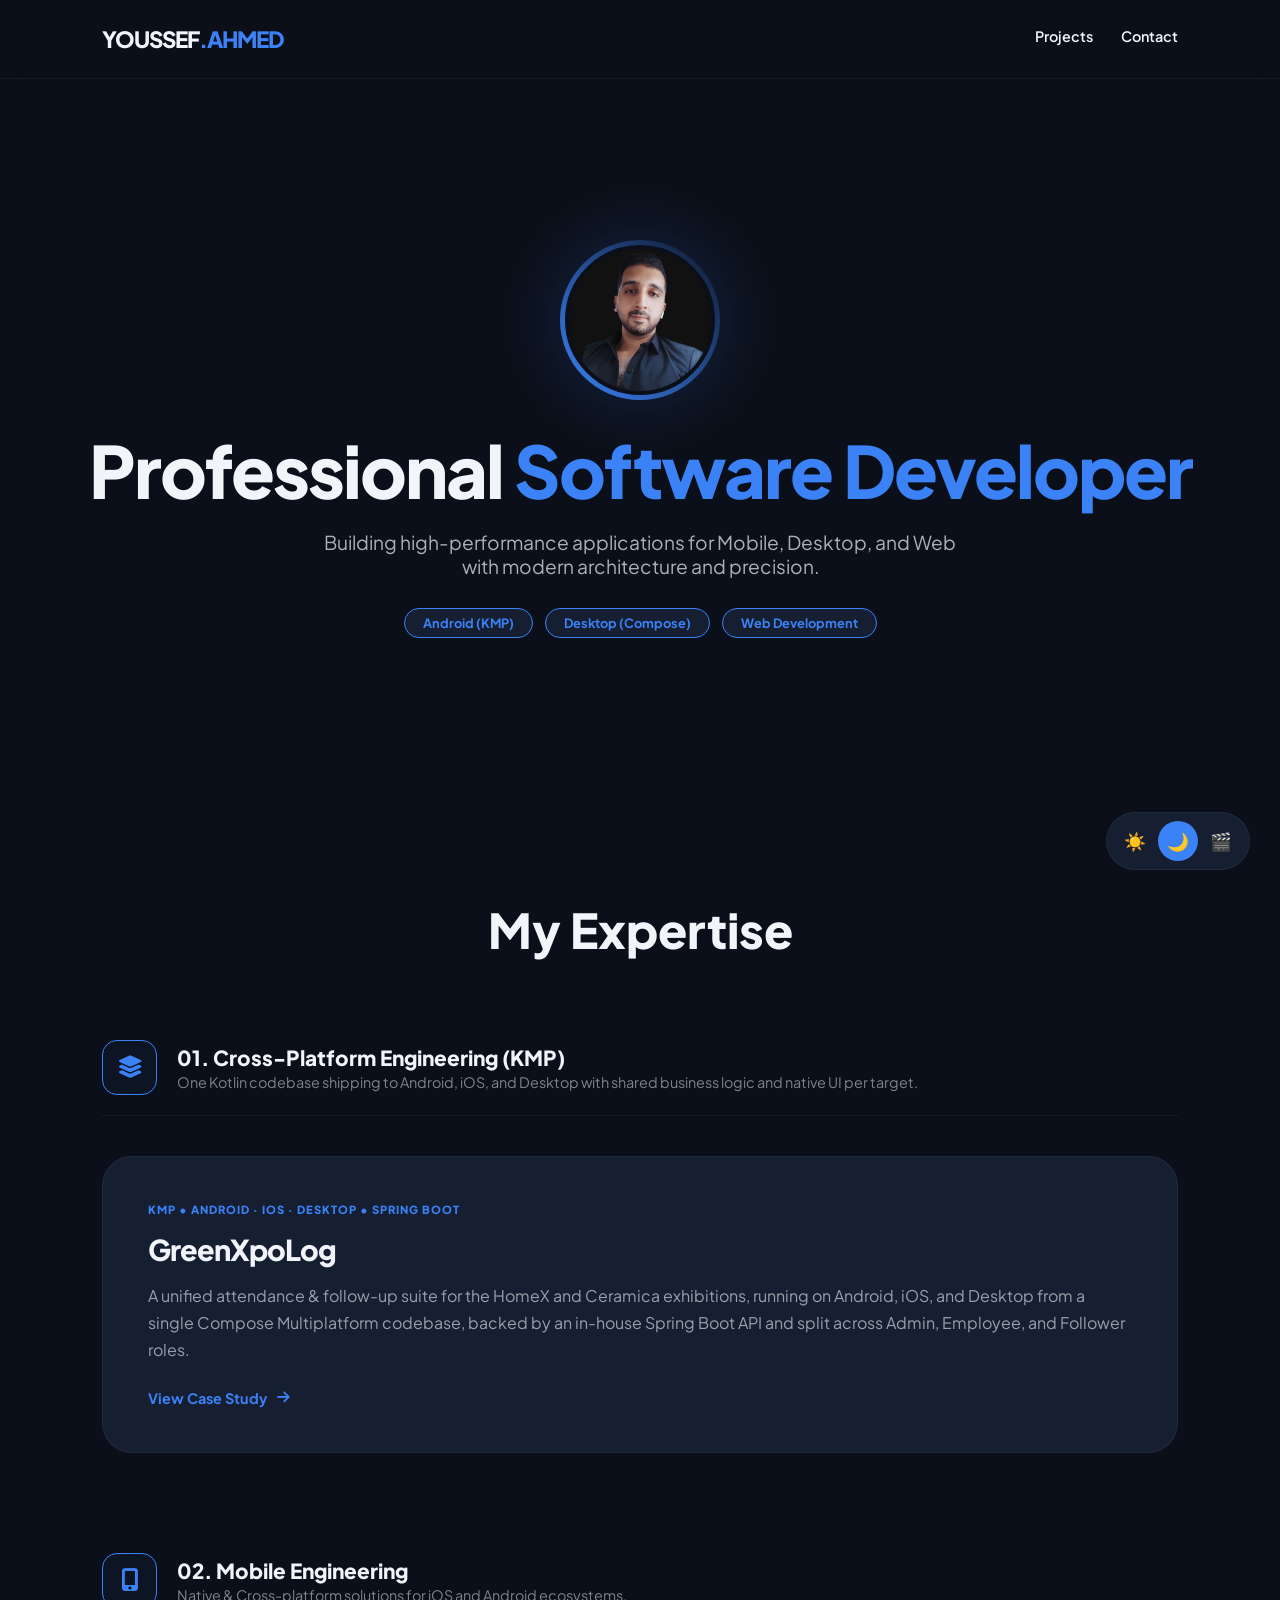
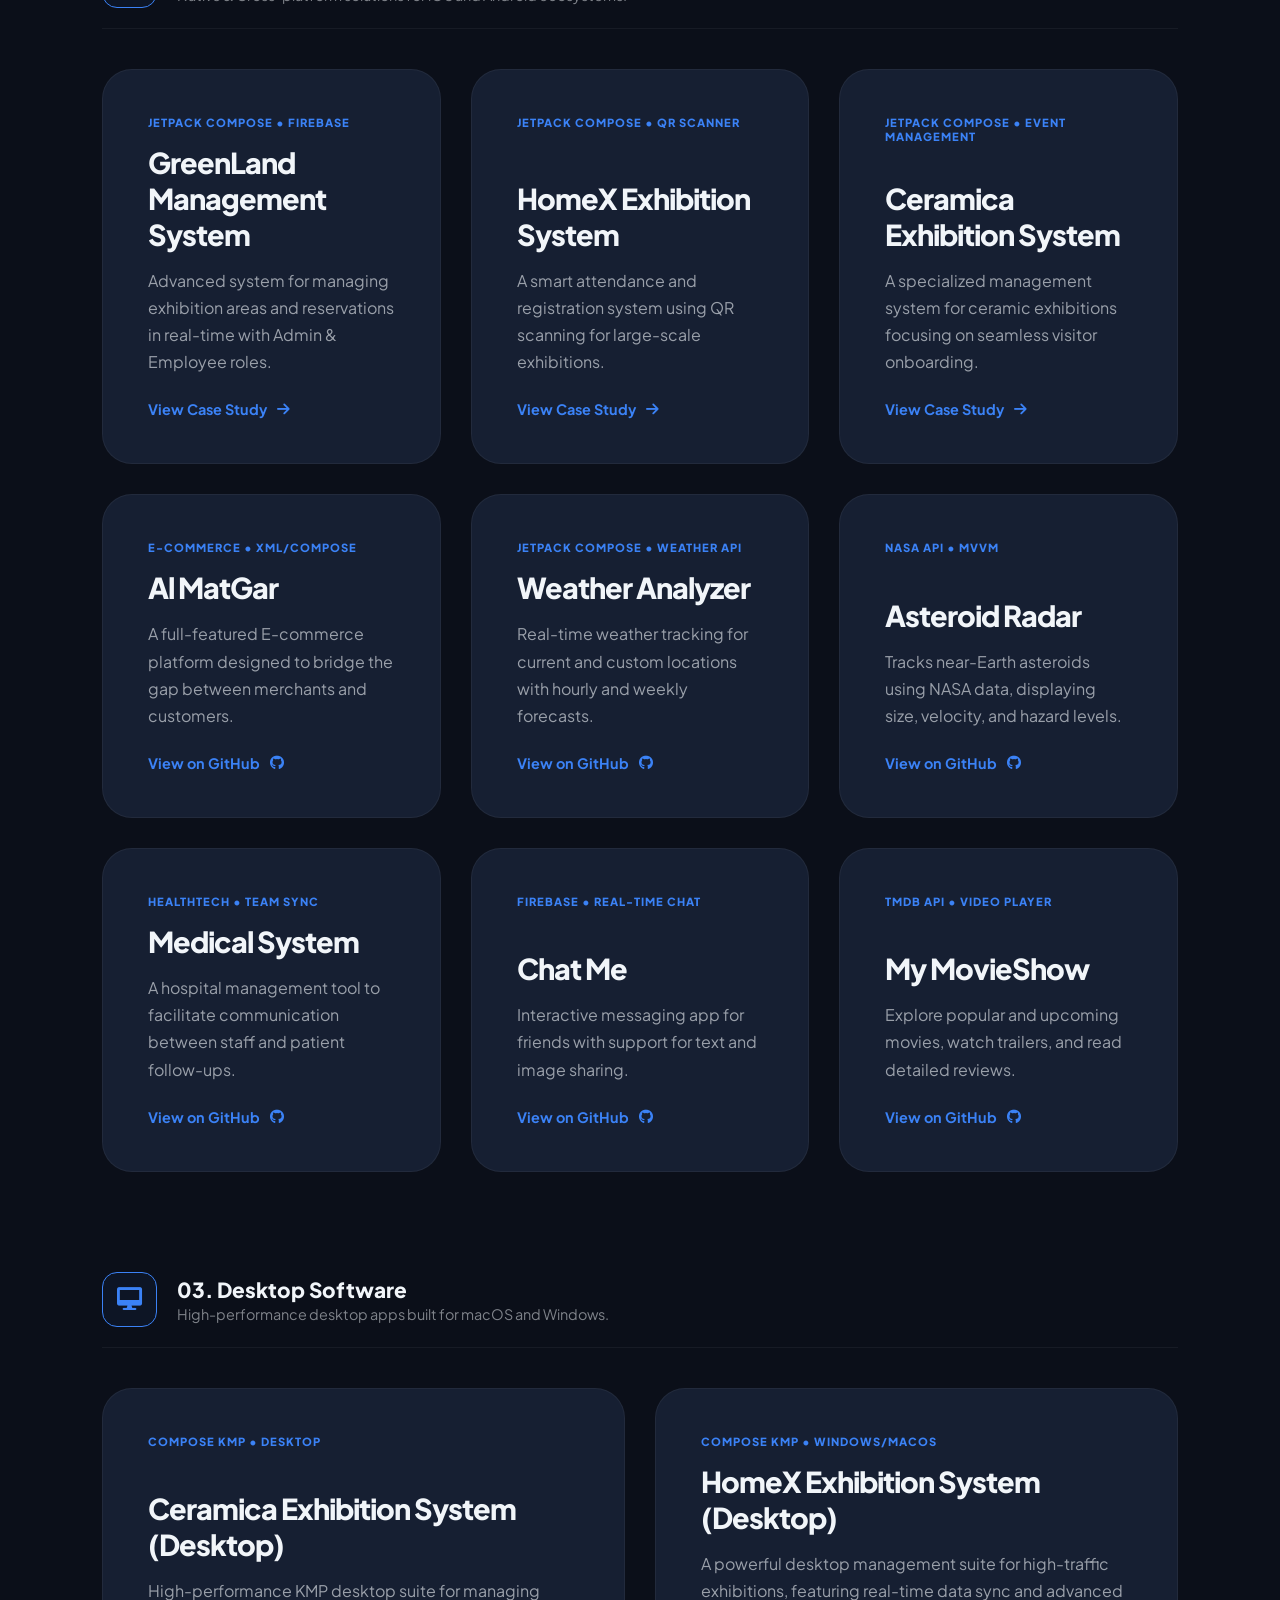
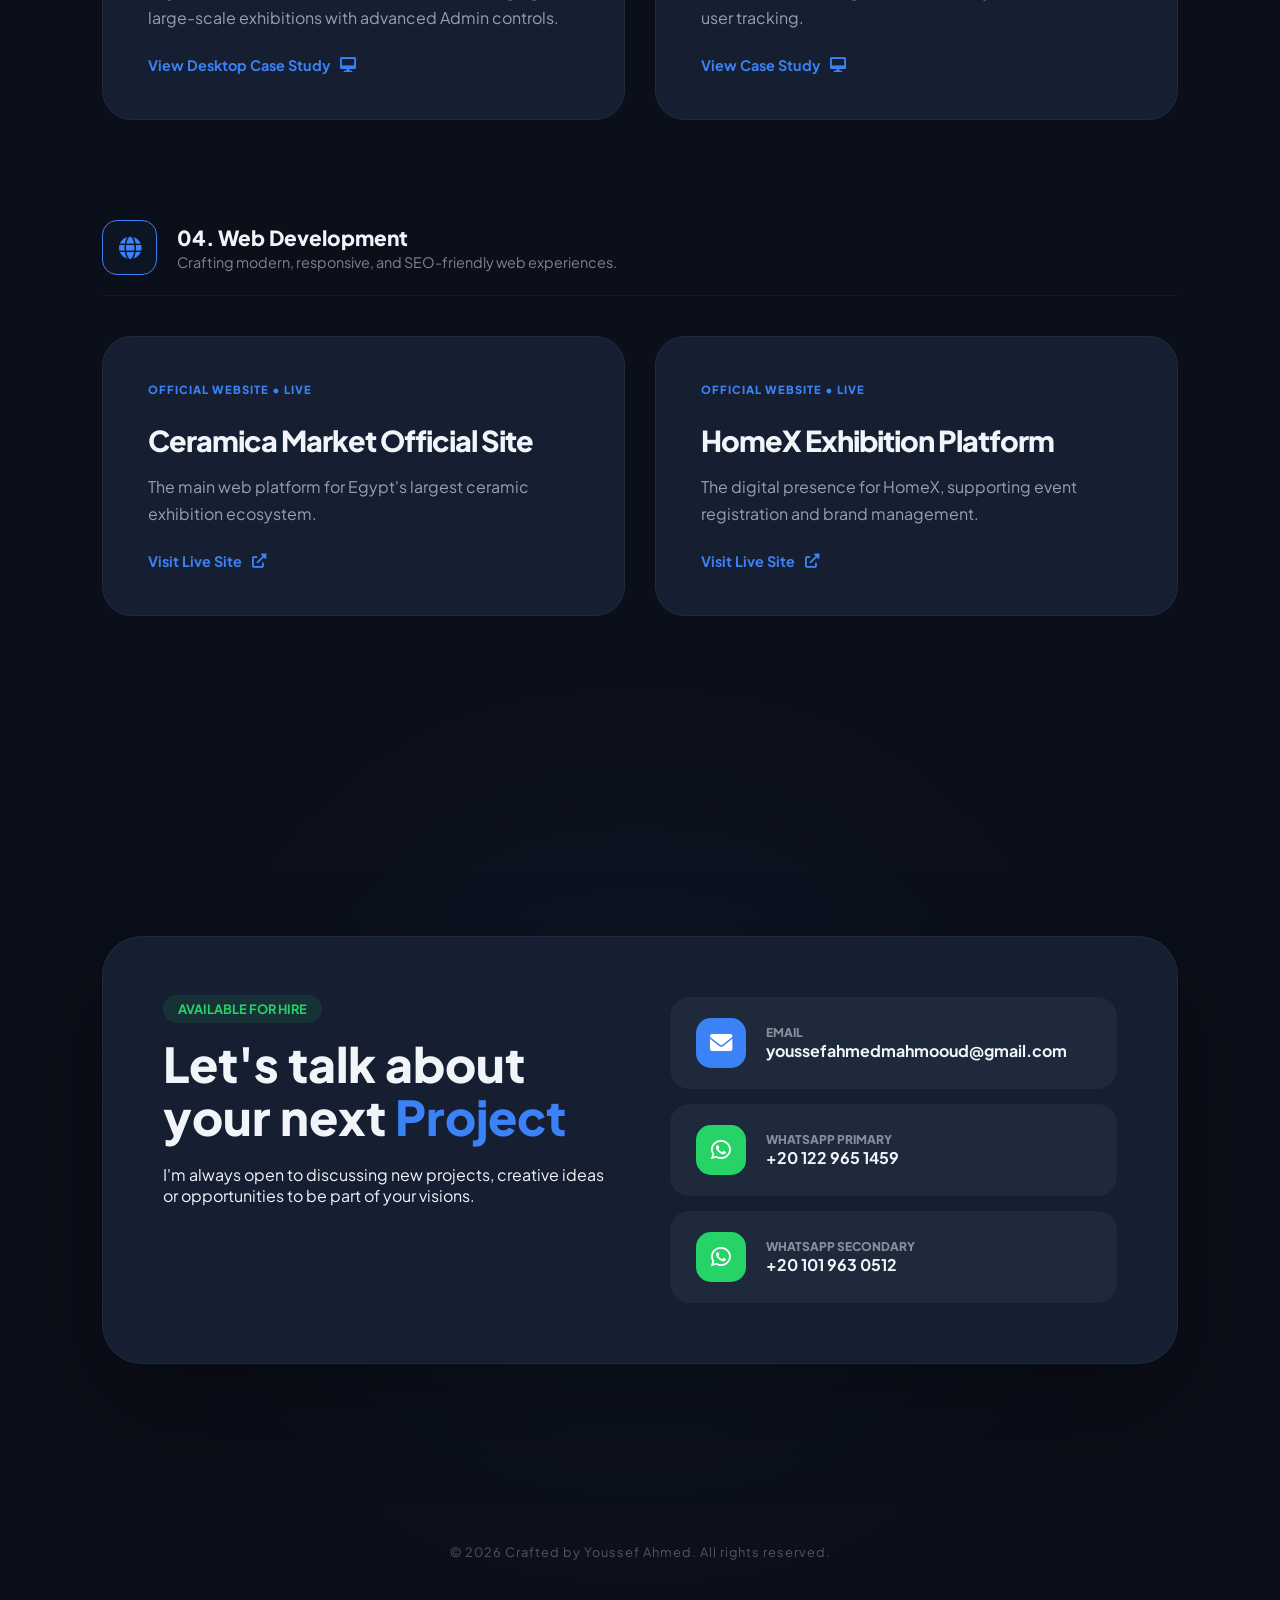
<file: index.html>
<!DOCTYPE html>
<html lang="en" data-theme="dark">
<head>
    <meta charset="UTF-8">
    <meta name="viewport" content="width=device-width, initial-scale=1.0">
    <title>Youssef Ahmed | Software Developer Portfolio</title>
    <link rel="stylesheet" href="style.css">
    <link href="https://fonts.googleapis.com/css2?family=Plus+Jakarta+Sans:wght@300;400;600;800&display=swap" rel="stylesheet">
    <link rel="stylesheet" href="https://cdnjs.cloudflare.com/ajax/libs/font-awesome/6.0.0/css/all.min.css">
</head>
<body>

    <div class="theme-control">
        <button class="theme-btn" onclick="setTheme('light')" id="light-btn">☀️</button>
        <button class="theme-btn active" onclick="setTheme('dark')" id="dark-btn">🌙</button>
        <button class="theme-btn" onclick="setTheme('cinema')" id="cinema-btn">🎬</button>
    </div>

    <nav>
        <div class="logo">YOUSSEF<span>.AHMED</span></div>
        <div class="nav-links">
            <a href="#projects">Projects</a>
            <a href="#contact">Contact</a>
        </div>
    </nav>

    <header class="hero">
        <div class="hero-content">
            <div class="profile-glow">
                <img src="images/me.png" alt="Youssef Ahmed" class="profile-img">
            </div>
            <h1 class="reveal-text">Professional <span class="highlight">Software Developer</span></h1>
            <p class="hero-desc">Building high-performance applications for Mobile, Desktop, and Web with modern architecture and precision.</p>
            <div class="tech-tags">
                <span>Android (KMP)</span>
                <span>Desktop (Compose)</span>
                <span>Web Development</span>
            </div>
        </div>
    </header>

    <section id="projects" class="container">
        <h2 class="section-title">My Expertise</h2>
        
        <div class="project-group">
            <div class="group-header">
                <div class="group-icon"><i class="fas fa-layer-group"></i></div>
                <div class="group-info">
                    <h3 class="group-label">01. Cross-Platform Engineering (KMP)</h3>
                    <p>One Kotlin codebase shipping to Android, iOS, and Desktop with shared business logic and native UI per target.</p>
                </div>
            </div>
            <div class="project-grid">
    <a href="greenxpologmob.html" class="project-card">
        <div class="card-tag">KMP • Android · iOS · Desktop • Spring Boot</div>
        <div class="card-content">
            <h4>GreenXpoLog</h4>
            <p>A unified attendance & follow-up suite for the HomeX and Ceramica exhibitions, running on Android, iOS, and Desktop from a single Compose Multiplatform codebase, backed by an in-house Spring Boot API and split across Admin, Employee, and Follower roles.</p>
            <div class="card-footer">
                <span>View Case Study</span>
                <i class="fas fa-arrow-right"></i>
            </div>
        </div>
    </a>
</div>
        </div>

        <div class="project-group">
            <div class="group-header">
                <div class="group-icon"><i class="fas fa-mobile-alt"></i></div>
                <div class="group-info">
                    <h3 class="group-label">02. Mobile Engineering</h3>
                    <p>Native & Cross-platform solutions for iOS and Android ecosystems.</p>
                </div>
            </div>
            <div class="project-grid">
    <a href="greenlandmob.html" class="project-card">
        <div class="card-tag">Jetpack Compose • Firebase</div>
        <div class="card-content">
            <h4>GreenLand Management System</h4>
            <p>Advanced system for managing exhibition areas and reservations in real-time with Admin & Employee roles.</p>
            <div class="card-footer">
                <span>View Case Study</span>
                <i class="fas fa-arrow-right"></i>
            </div>
        </div>
    </a>
    <a href="homexmob.html" class="project-card">
    <div class="card-tag">Jetpack Compose • QR Scanner</div>
    <div class="card-content">
        <h4>HomeX Exhibition System</h4>
        <p>A smart attendance and registration system using QR scanning for large-scale exhibitions.</p>
        <div class="card-footer">
            <span>View Case Study</span>
            <i class="fas fa-arrow-right"></i>
        </div>
    </div>
</a>
<a href="ceramicamob.html" class="project-card">
    <div class="card-tag">Jetpack Compose • Event Management</div>
    <div class="card-content">
        <h4>Ceramica Exhibition System</h4>
        <p>A specialized management system for ceramic exhibitions focusing on seamless visitor onboarding.</p>
        <div class="card-footer">
            <span>View Case Study</span>
            <i class="fas fa-arrow-right"></i>
        </div>
    </div>
</a>
<a href="https://github.com/youssefahmed55/Al_MatGar" target="_blank" class="project-card">
    <div class="card-tag">E-commerce • XML/Compose</div>
    <div class="card-content">
        <h4>Al MatGar</h4>
        <p>A full-featured E-commerce platform designed to bridge the gap between merchants and customers.</p>
        <div class="card-footer">
            <span>View on GitHub</span>
            <i class="fab fa-github"></i>
        </div>
    </div>
</a>

<a href="https://github.com/youssefahmed55/Weather_Analyzer" target="_blank" class="project-card">
    <div class="card-tag">Jetpack Compose • Weather API</div>
    <div class="card-content">
        <h4>Weather Analyzer</h4>
        <p>Real-time weather tracking for current and custom locations with hourly and weekly forecasts.</p>
        <div class="card-footer">
            <span>View on GitHub</span>
            <i class="fab fa-github"></i>
        </div>
    </div>
</a>

<a href="https://github.com/youssefahmed55/Asteroid_Rader" target="_blank" class="project-card">
    <div class="card-tag">NASA API • MVVM</div>
    <div class="card-content">
        <h4>Asteroid Radar</h4>
        <p>Tracks near-Earth asteroids using NASA data, displaying size, velocity, and hazard levels.</p>
        <div class="card-footer">
            <span>View on GitHub</span>
            <i class="fab fa-github"></i>
        </div>
    </div>
</a>

<a href="https://github.com/youssefahmed55/MedicalSystem" target="_blank" class="project-card">
    <div class="card-tag">HealthTech • Team Sync</div>
    <div class="card-content">
        <h4>Medical System</h4>
        <p>A hospital management tool to facilitate communication between staff and patient follow-ups.</p>
        <div class="card-footer">
            <span>View on GitHub</span>
            <i class="fab fa-github"></i>
        </div>
    </div>
</a>

<a href="https://github.com/youssefahmed55/Chat_Me" target="_blank" class="project-card">
    <div class="card-tag">Firebase • Real-time Chat</div>
    <div class="card-content">
        <h4>Chat Me</h4>
        <p>Interactive messaging app for friends with support for text and image sharing.</p>
        <div class="card-footer">
            <span>View on GitHub</span>
            <i class="fab fa-github"></i>
        </div>
    </div>
</a>

<a href="https://github.com/youssefahmed55/MyMovieShow" target="_blank" class="project-card">
    <div class="card-tag">TMDB API • Video Player</div>
    <div class="card-content">
        <h4>My MovieShow</h4>
        <p>Explore popular and upcoming movies, watch trailers, and read detailed reviews.</p>
        <div class="card-footer">
            <span>View on GitHub</span>
            <i class="fab fa-github"></i>
        </div>
    </div>
</a>

</div>
        </div>

        <div class="project-group">
            <div class="group-header">
                <div class="group-icon"><i class="fas fa-desktop"></i></div>
                <div class="group-info">
                    <h3 class="group-label">03. Desktop Software</h3>
                    <p>High-performance desktop apps built for macOS and Windows.</p>
                </div>
            </div>
           <div class="project-grid">
    <a href="ceramicadesktop.html" class="project-card">
        <div class="card-tag">Compose KMP • Desktop</div>
        <div class="card-content">
            <h4>Ceramica Exhibition System (Desktop)</h4>
            <p>High-performance KMP desktop suite for managing large-scale exhibitions with advanced Admin controls.</p>
            <div class="card-footer">
                <span>View Desktop Case Study</span>
                <i class="fas fa-desktop"></i>
            </div>
        </div>
    </a>
    <a href="homexdesktop.html" class="project-card">
    <div class="card-tag">Compose KMP • Windows/macOS</div>
    <div class="card-content">
        <h4>HomeX Exhibition System (Desktop)</h4>
        <p>A powerful desktop management suite for high-traffic exhibitions, featuring real-time data sync and advanced user tracking.</p>
        <div class="card-footer">
            <span>View Case Study</span>
            <i class="fas fa-desktop"></i>
        </div>
    </div>
</a>
</div>
        </div>

        <div class="project-group">
            <div class="group-header">
                <div class="group-icon"><i class="fas fa-globe"></i></div>
                <div class="group-info">
                    <h3 class="group-label">04. Web Development</h3>
                    <p>Crafting modern, responsive, and SEO-friendly web experiences.</p>
                </div>
            </div>
           <div class="project-grid">
    <a href="https://ceramicamarket.com/" target="_blank" class="project-card">
        <div class="card-tag">Official Website • Live</div>
        <div class="card-content">
            <h4>Ceramica Market Official Site</h4>
            <p>The main web platform for Egypt's largest ceramic exhibition ecosystem.</p>
            <div class="card-footer">
                <span>Visit Live Site</span>
                <i class="fas fa-external-link-alt"></i>
            </div>
        </div>
    </a>

    <a href="https://homex-egy.com/" target="_blank" class="project-card">
        <div class="card-tag">Official Website • Live</div>
        <div class="card-content">
            <h4>HomeX Exhibition Platform</h4>
            <p>The digital presence for HomeX, supporting event registration and brand management.</p>
            <div class="card-footer">
                <span>Visit Live Site</span>
                <i class="fas fa-external-link-alt"></i>
            </div>
        </div>
    </a>
</div>
        </div>
    </section>

    <section id="contact" class="contact-modern">
        <div class="contact-blur-bg"></div>
        <div class="contact-box">
            <div class="contact-left">
                <span class="badge">Available for hire</span>
                <h2>Let's talk about <br>your next <span>Project</span></h2>
                <p>I'm always open to discussing new projects, creative ideas or opportunities to be part of your visions.</p>
            </div>
            
            <div class="contact-right">
                <a href="mailto:youssefahmedmahmooud@gmail.com" class="contact-pill">
                    <div class="pill-icon"><i class="fas fa-envelope"></i></div>
                    <div class="pill-text">
                        <span>Email</span>
                        <strong>youssefahmedmahmooud@gmail.com</strong>
                    </div>
                </a>

                <a href="https://wa.me/201229651459" target="_blank" class="contact-pill wa">
                    <div class="pill-icon"><i class="fab fa-whatsapp"></i></div>
                    <div class="pill-text">
                        <span>WhatsApp Primary</span>
                        <strong>+20 122 965 1459</strong>
                    </div>
                </a>

                <a href="https://wa.me/201019630512" target="_blank" class="contact-pill wa">
                    <div class="pill-icon"><i class="fab fa-whatsapp"></i></div>
                    <div class="pill-text">
                        <span>WhatsApp Secondary</span>
                        <strong>+20 101 963 0512</strong>
                    </div>
                </a>
            </div>
        </div>
    </section>

    <footer>
        <p>© 2026 Crafted by Youssef Ahmed. All rights reserved.</p>
    </footer>

    <script>
        function setTheme(themeName) {
            document.documentElement.setAttribute('data-theme', themeName);
            localStorage.setItem('theme', themeName);
            document.querySelectorAll('.theme-btn').forEach(btn => btn.classList.remove('active'));
            if(themeName === 'light') document.getElementById('light-btn').classList.add('active');
            if(themeName === 'dark') document.getElementById('dark-btn').classList.add('active');
            if(themeName === 'cinema') document.getElementById('cinema-btn').classList.add('active');
        }
        const savedTheme = localStorage.getItem('theme') || 'dark';
        setTheme(savedTheme);
    </script>
</body>
</html>
</file>
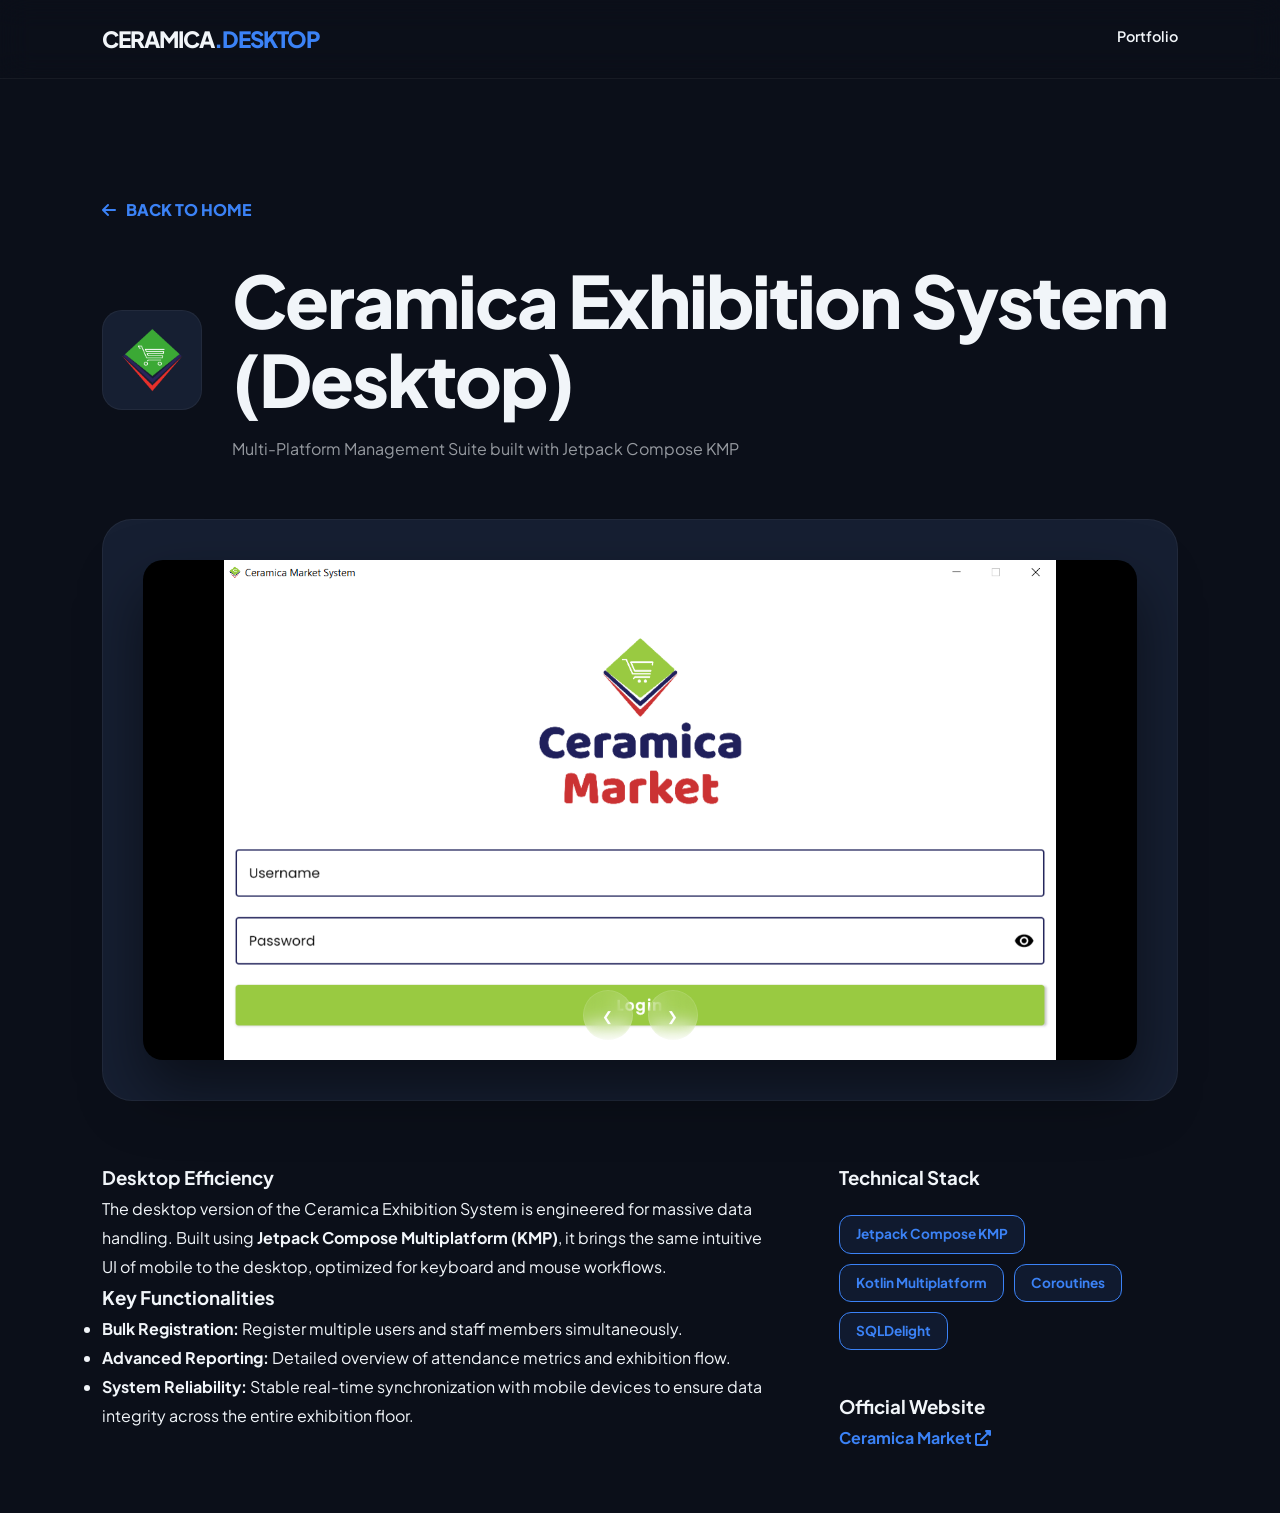
<file: ceramicadesktop.html>
<!DOCTYPE html>
<html lang="en" data-theme="dark">
<head>
    <meta charset="UTF-8">
    <meta name="viewport" content="width=device-width, initial-scale=1.0">
    <title>Ceramica Desktop | Case Study</title>
    <link rel="stylesheet" href="style.css">
    <link href="https://fonts.googleapis.com/css2?family=Plus+Jakarta+Sans:wght@300;400;600;800&display=swap" rel="stylesheet">
    <link rel="stylesheet" href="https://cdnjs.cloudflare.com/ajax/libs/font-awesome/6.0.0/css/all.min.css">
    <style>
        .details-container { padding: 120px 8% 60px; }
        .back-btn { text-decoration: none; color: var(--accent); font-weight: 800; display: flex; align-items: center; gap: 10px; margin-bottom: 40px; }
        .project-header-detail { display: flex; align-items: center; gap: 30px; margin-bottom: 60px; }
        .project-icon-large { width: 100px; height: 100px; border-radius: 20px; background: var(--card-bg); border: 1px solid var(--line); padding: 15px; }
        
        /* Desktop Showroom Style */
        .desktop-showcase { background: var(--card-bg); border-radius: 30px; padding: 40px; border: 1px solid var(--line); margin-bottom: 60px; }
        .slideshow { position: relative; height: 500px; background: #000; border-radius: 20px; overflow: hidden; box-shadow: 0 30px 60px rgba(0,0,0,0.5); }
        .slideshow img { position: absolute; width: 100%; height: 100%; object-fit: contain; opacity: 0; transition: 0.6s ease; }
        .slideshow img.active { opacity: 1; }
        .slide-nav { position: absolute; bottom: 20px; width: 100%; display: flex; justify-content: center; gap: 15px; }
        .slide-nav button { background: rgba(255,255,255,0.1); border: 1px solid rgba(255,255,255,0.1); color: white; width: 50px; height: 50px; border-radius: 50%; cursor: pointer; backdrop-filter: blur(10px); transition: 0.3s; }
        .slide-nav button:hover { background: var(--accent); border-color: var(--accent); }

        .content-section { display: grid; grid-template-columns: 2fr 1fr; gap: 60px; line-height: 1.8; }
        .tech-list { display: flex; flex-wrap: wrap; gap: 10px; margin-top: 20px; }
        .tech-list span { background: rgba(59, 130, 246, 0.1); border: 1px solid var(--accent); color: var(--accent); padding: 6px 16px; border-radius: 12px; font-weight: 700; font-size: 0.85rem; }
        @media (max-width: 992px) { .content-section { grid-template-columns: 1fr; } .slideshow { height: 300px; } }
    </style>
</head>
<body>

    <nav>
        <div class="logo">CERAMICA<span>.DESKTOP</span></div>
        <div class="nav-links"><a href="index.html">Portfolio</a></div>
    </nav>

    <main class="details-container">
        <a href="index.html" class="back-btn"><i class="fas fa-arrow-left"></i> BACK TO HOME</a>

        <header class="project-header-detail">
            <img src="images/ceramica-icon.png" alt="Icon" class="project-icon-large">
            <div>
                <h1>Ceramica Exhibition System (Desktop)</h1>
                <p style="opacity: 0.6;">Multi-Platform Management Suite built with Jetpack Compose KMP</p>
            </div>
        </header>

        <section class="desktop-showcase">
            <div class="slideshow" id="desktopShow">
                <img src="images/ceramica-desktop/ceramica-desktop-1.png" class="active">
                <img src="images/ceramica-desktop/ceramica-desktop-2.png">
                <img src="images/ceramica-desktop/ceramica-desktop-3.png">
                <div class="slide-nav">
                    <button onclick="moveSlide('desktopShow', -1)">❮</button>
                    <button onclick="moveSlide('desktopShow', 1)">❯</button>
                </div>
            </div>
        </section>

        <section class="content-section">
            <div class="info-left">
                <h3>Desktop Efficiency</h3>
                <p>The desktop version of the Ceramica Exhibition System is engineered for massive data handling. Built using <strong>Jetpack Compose Multiplatform (KMP)</strong>, it brings the same intuitive UI of mobile to the desktop, optimized for keyboard and mouse workflows.</p>
                
                <h3>Key Functionalities</h3>
                <ul>
                    <li><strong>Bulk Registration:</strong> Register multiple users and staff members simultaneously.</li>
                    <li><strong>Advanced Reporting:</strong> Detailed overview of attendance metrics and exhibition flow.</li>
                    <li><strong>System Reliability:</strong> Stable real-time synchronization with mobile devices to ensure data integrity across the entire exhibition floor.</li>
                </ul>
            </div>

            <div class="info-right">
                <h3>Technical Stack</h3>
                <div class="tech-list">
                    <span>Jetpack Compose KMP</span>
                    <span>Kotlin Multiplatform</span>
                    <span>Coroutines</span>
                    <span>SQLDelight</span>
                </div>
                
                <h3 style="margin-top: 40px;">Official Website</h3>
                <a href="https://ceramicamarket.com/" target="_blank" style="color: var(--accent); text-decoration: none; font-weight: 700;">
                    Ceramica Market <i class="fas fa-external-link-alt"></i>
                </a>
            </div>
        </section>
    </main>

    <script>
        function moveSlide(id, dir) {
            const container = document.getElementById(id);
            const slides = container.querySelectorAll('img');
            let activeIdx = Array.from(slides).findIndex(img => img.classList.contains('active'));
            slides[activeIdx].classList.remove('active');
            let nextIdx = (activeIdx + dir + slides.length) % slides.length;
            slides[nextIdx].classList.add('active');
        }
        document.documentElement.setAttribute('data-theme', localStorage.getItem('theme') || 'dark');
    </script>
</body>
</html>
</file>
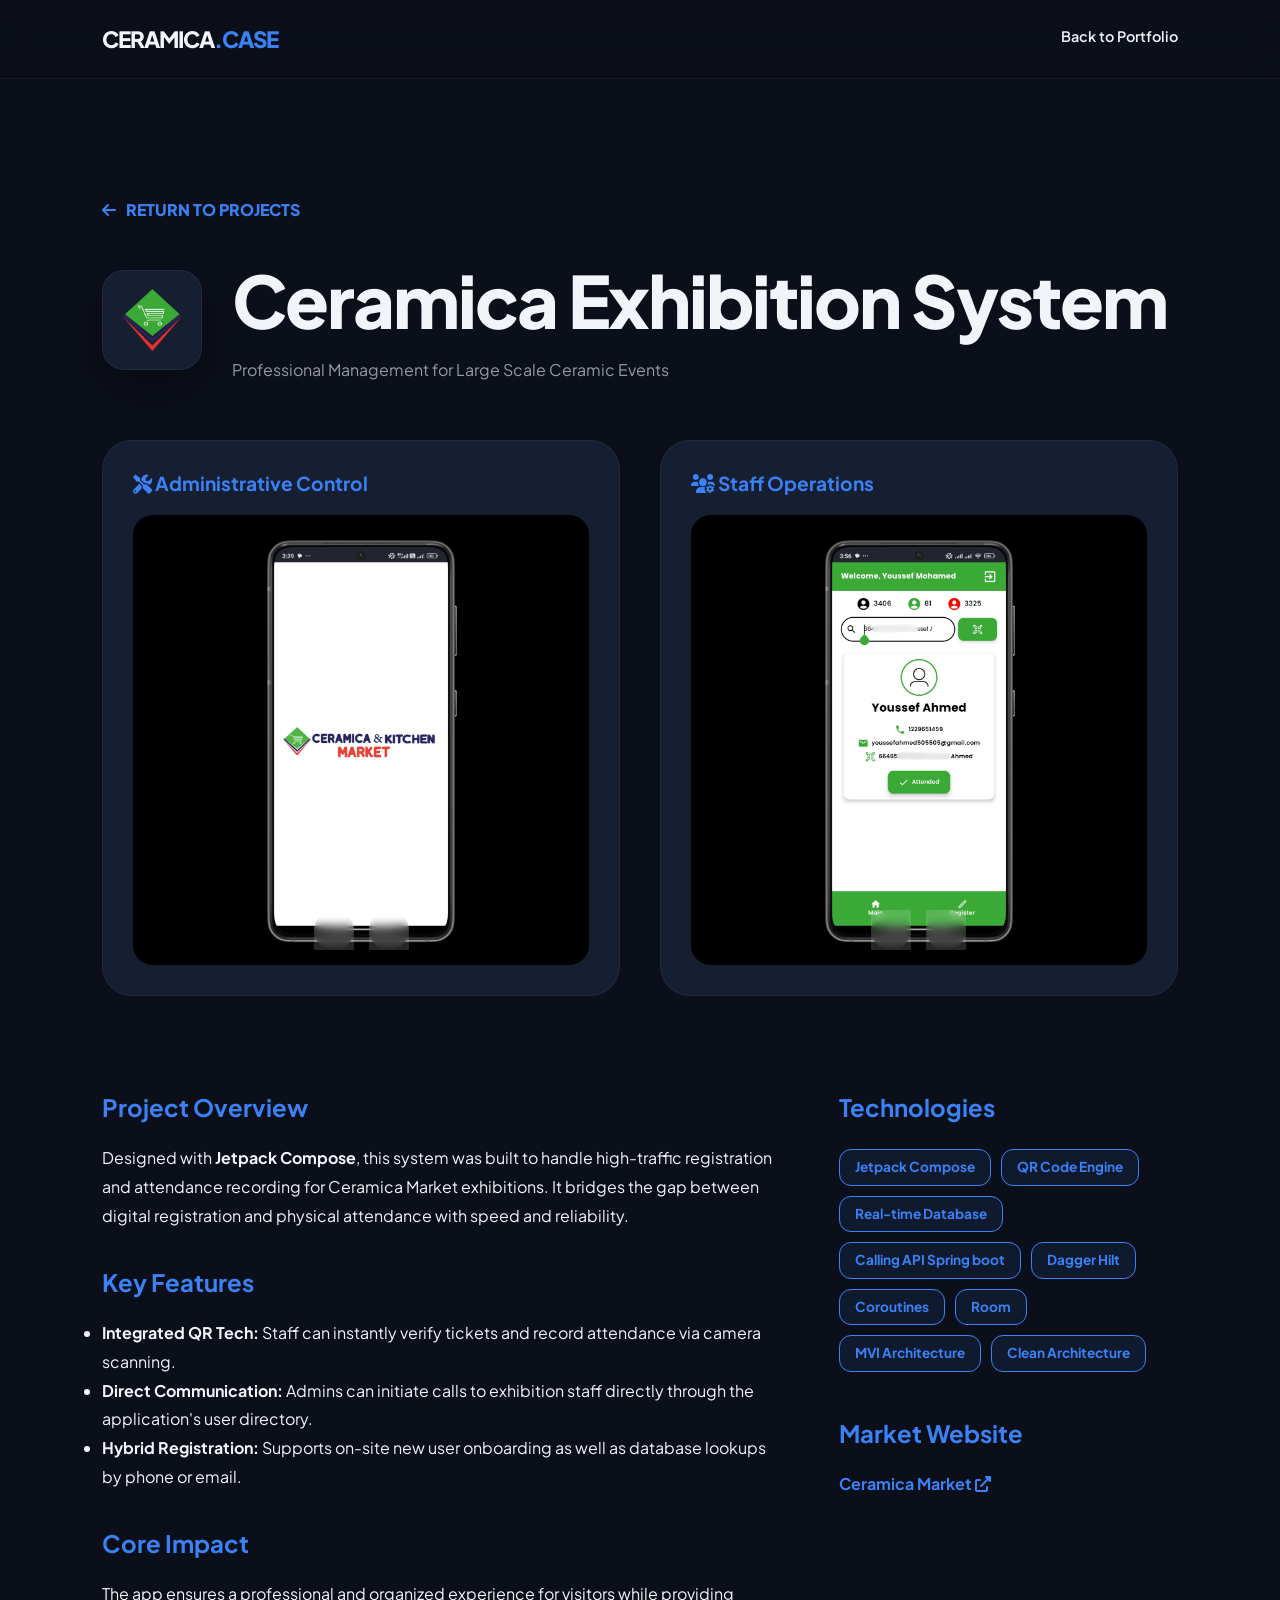
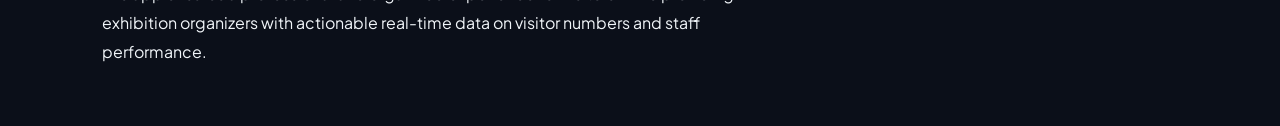
<file: ceramicamob.html>
<!DOCTYPE html>
<html lang="en" data-theme="dark">
<head>
    <meta charset="UTF-8">
    <meta name="viewport" content="width=device-width, initial-scale=1.0">
    <title>Ceramica System | Details</title>
    <link rel="stylesheet" href="style.css">
    <link href="https://fonts.googleapis.com/css2?family=Plus+Jakarta+Sans:wght@300;400;600;800&display=swap" rel="stylesheet">
    <link rel="stylesheet" href="https://cdnjs.cloudflare.com/ajax/libs/font-awesome/6.0.0/css/all.min.css">
    <style>
        .details-container { padding: 120px 8% 60px; }
        .back-btn { text-decoration: none; color: var(--accent); font-weight: 800; display: flex; align-items: center; gap: 10px; margin-bottom: 40px; }
        .project-header-detail { display: flex; align-items: center; gap: 30px; margin-bottom: 60px; }
        .project-icon-large { width: 100px; height: 100px; border-radius: 22px; background: var(--card-bg); border: 1px solid var(--line); padding: 15px; box-shadow: 0 20px 40px rgba(0,0,0,0.3); }
        .showcase-grid { display: grid; grid-template-columns: 1fr 1fr; gap: 40px; margin: 60px 0; }
        .slide-box { background: var(--card-bg); border-radius: 30px; padding: 30px; border: 1px solid var(--line); }
        .slide-box h3 { margin-bottom: 20px; font-size: 1.2rem; color: var(--accent); }
        .slideshow { position: relative; height: 450px; background: #000; border-radius: 20px; overflow: hidden; }
        .slideshow img { position: absolute; width: 100%; height: 100%; object-fit: contain; opacity: 0; transition: 0.5s; }
        .slideshow img.active { opacity: 1; }
        .slide-nav { position: absolute; bottom: 15px; width: 100%; display: flex; justify-content: center; gap: 15px; }
        .slide-nav button { background: rgba(255,255,255,0.15); border: none; color: white; width: 40px; height: 40px; border-radius: 50%; cursor: pointer; backdrop-filter: blur(5px); }
        .content-section { display: grid; grid-template-columns: 2fr 1fr; gap: 60px; line-height: 1.8; }
        .content-section h3 { margin: 30px 0 15px; font-size: 1.5rem; color: var(--accent); }
        .tech-list { display: flex; flex-wrap: wrap; gap: 10px; margin-top: 20px; }
        .tech-list span { background: rgba(59, 130, 246, 0.1); border: 1px solid var(--accent); color: var(--accent); padding: 5px 15px; border-radius: 12px; font-weight: 700; font-size: 0.85rem; }
        @media (max-width: 992px) { .showcase-grid, .content-section { grid-template-columns: 1fr; } }
    </style>
</head>
<body>

    <nav>
        <div class="logo">CERAMICA<span>.CASE</span></div>
        <div class="nav-links">
            <a href="index.html">Back to Portfolio</a>
        </div>
    </nav>

    <main class="details-container">
        <a href="index.html" class="back-btn"><i class="fas fa-arrow-left"></i> RETURN TO PROJECTS</a>

        <header class="project-header-detail">
            <img src="images/ceramica-icon.png" alt="Ceramica Icon" class="project-icon-large">
            <div>
                <h1>Ceramica Exhibition System</h1>
                <p style="opacity: 0.6;">Professional Management for Large Scale Ceramic Events</p>
            </div>
        </header>

        <section class="showcase-grid">
            <div class="slide-box">
                <h3><i class="fas fa-tools"></i> Administrative Control</h3>
                <div class="slideshow" id="ceramicaAdmin">
                    <img src="images/ceramica-mob/admin/ceramica-mob-admin-1.png" class="active" alt="Admin 1">
                    <img src="images/ceramica-mob/admin/ceramica-mob-admin-2.png" alt="Admin 2">
                     <img src="images/ceramica-mob/admin/ceramica-mob-admin-3.png" alt="Admin 3">
                      <img src="images/ceramica-mob/admin/ceramica-mob-admin-4.png" alt="Admin 4">
                       <img src="images/ceramica-mob/admin/ceramica-mob-admin-5.png" alt="Admin 5">
                        <img src="images/ceramica-mob/admin/ceramica-mob-admin-6.png" alt="Admin 6">
                         <img src="images/ceramica-mob/admin/ceramica-mob-admin-7.png" alt="Admin 7">
                    <div class="slide-nav">
                        <button onclick="moveSlide('ceramicaAdmin', -1)">❮</button>
                        <button onclick="moveSlide('ceramicaAdmin', 1)">❯</button>
                    </div>
                </div>
            </div>

            <div class="slide-box">
                <h3><i class="fas fa-users-cog"></i> Staff Operations</h3>
                <div class="slideshow" id="ceramicaEmp">
                   <img src="images/ceramica-mob/employee/ceramica-mob-emp-1.png" class="active"  alt="employee 1">
                     <img src="images/ceramica-mob/employee/ceramica-mob-emp-2.png" alt="employee 2">
                    <div class="slide-nav">
                        <button onclick="moveSlide('ceramicaEmp', -1)">❮</button>
                        <button onclick="moveSlide('ceramicaEmp', 1)">❯</button>
                    </div>
                </div>
            </div>
        </section>

        <section class="content-section">
            <div class="info-left">
                <h3>Project Overview</h3>
                <p>Designed with <strong>Jetpack Compose</strong>, this system was built to handle high-traffic registration and attendance recording for Ceramica Market exhibitions. It bridges the gap between digital registration and physical attendance with speed and reliability.</p>
                
                <h3>Key Features</h3>
                <ul>
                    <li><strong>Integrated QR Tech:</strong> Staff can instantly verify tickets and record attendance via camera scanning.</li>
                    <li><strong>Direct Communication:</strong> Admins can initiate calls to exhibition staff directly through the application's user directory.</li>
                    <li><strong>Hybrid Registration:</strong> Supports on-site new user onboarding as well as database lookups by phone or email.</li>
                </ul>

                <h3>Core Impact</h3>
                <p>The app ensures a professional and organized experience for visitors while providing exhibition organizers with actionable real-time data on visitor numbers and staff performance.</p>
            </div>

            <div class="info-right">
                <h3>Technologies</h3>
                <div class="tech-list">
                    <span>Jetpack Compose</span>
                    <span>QR Code Engine</span>
                    <span>Real-time Database</span>
                    <span>Calling API Spring boot</span>
                    <span>Dagger Hilt</span>
                    <span>Coroutines</span>
                    <span>Room</span>
                    <span>MVI Architecture</span>
                    <span>Clean Architecture</span>
                </div>
                
                <h3 style="margin-top: 40px;">Market Website</h3>
                <a href="https://ceramicamarket.com/" target="_blank" style="color: var(--accent); text-decoration: none; font-weight: 700;">
                    Ceramica Market <i class="fas fa-external-link-alt"></i>
                </a>
            </div>
        </section>
    </main>

    <script>
        function moveSlide(containerId, direction) {
            const container = document.getElementById(containerId);
            const slides = container.querySelectorAll('img');
            let activeIdx = Array.from(slides).findIndex(img => img.classList.contains('active'));
            slides[activeIdx].classList.remove('active');
            let nextIdx = (activeIdx + direction + slides.length) % slides.length;
            slides[nextIdx].classList.add('active');
        }
        document.documentElement.setAttribute('data-theme', localStorage.getItem('theme') || 'dark');
    </script>
</body>
</html>
</file>
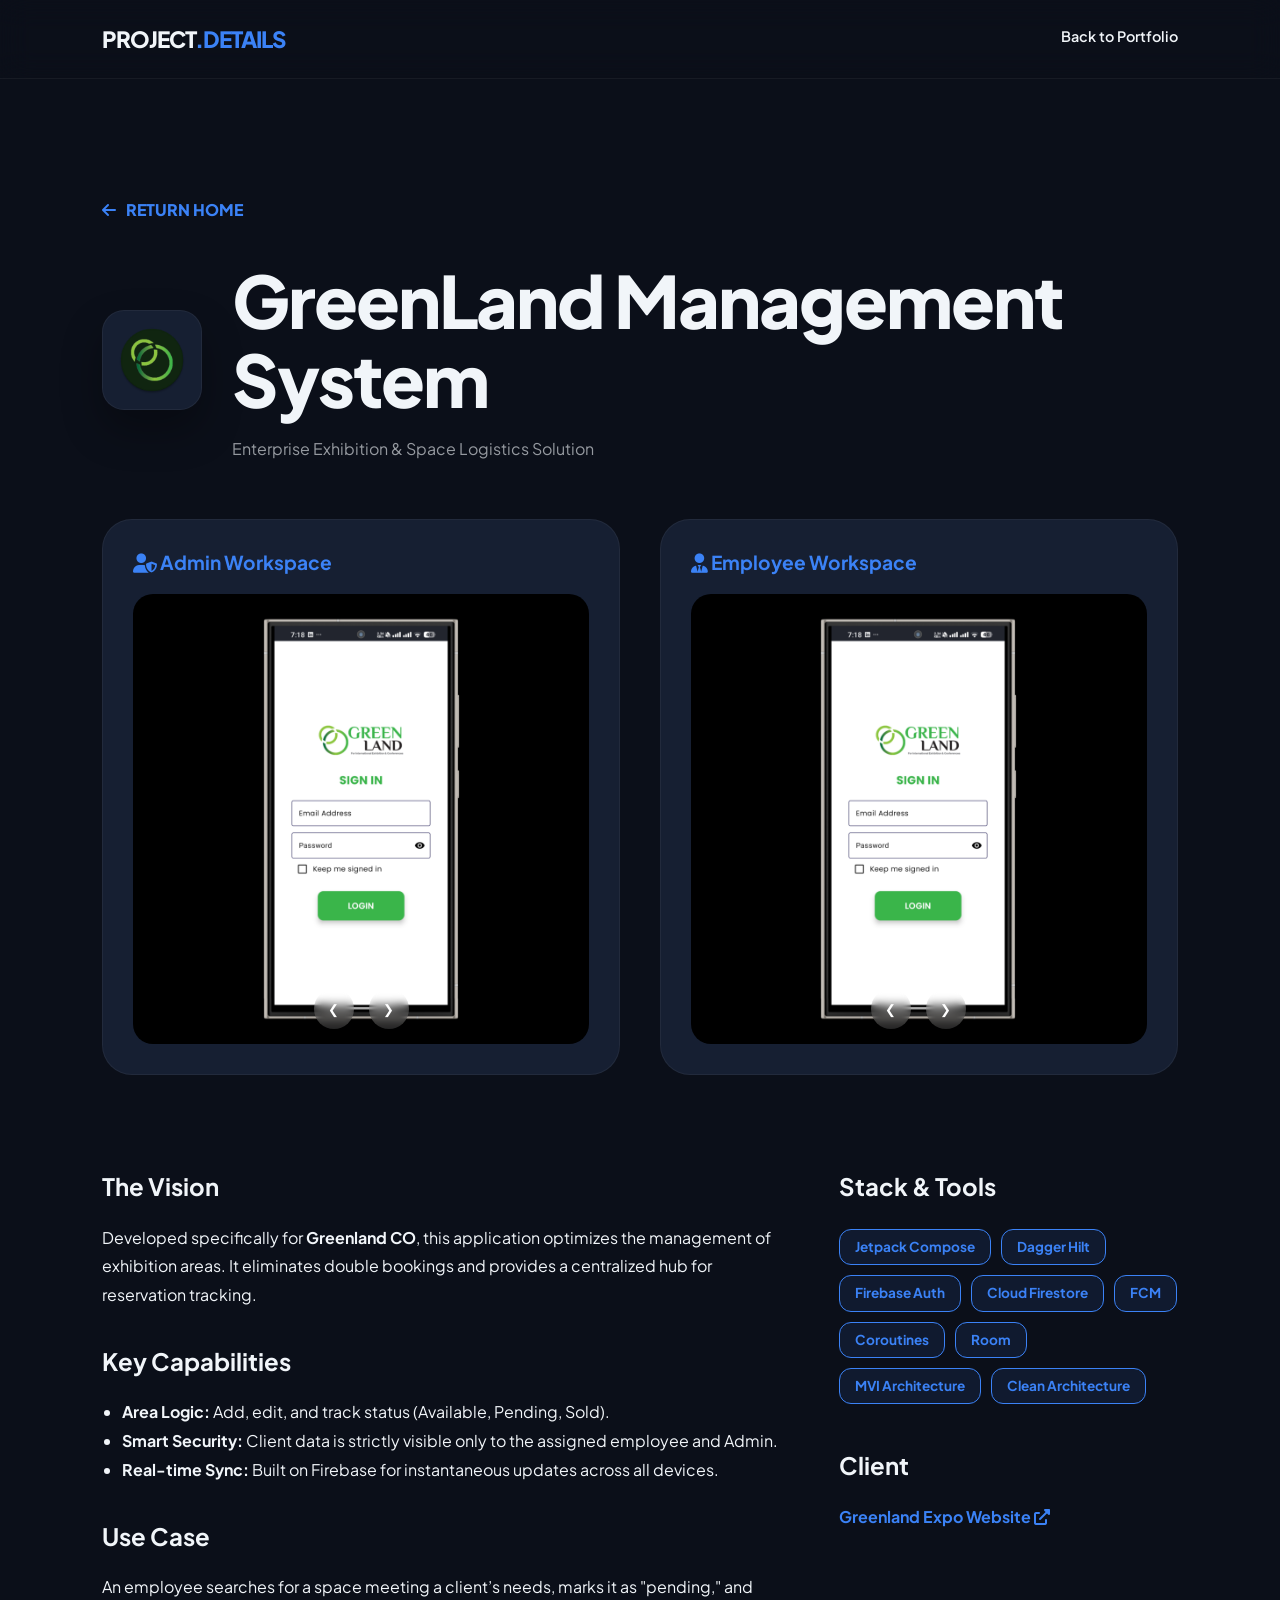
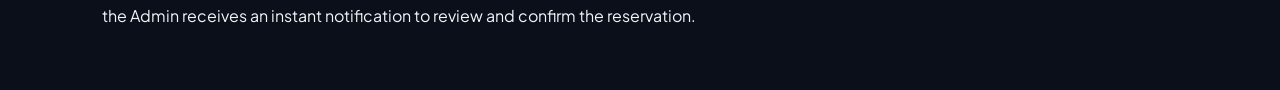
<file: greenlandmob.html>
<!DOCTYPE html>
<html lang="en" data-theme="dark">
<head>
    <meta charset="UTF-8">
    <meta name="viewport" content="width=device-width, initial-scale=1.0">
    <title>GreenLand System | Details</title>
    <link rel="stylesheet" href="style.css">
    <link href="https://fonts.googleapis.com/css2?family=Plus+Jakarta+Sans:wght@300;400;600;800&display=swap" rel="stylesheet">
    <link rel="stylesheet" href="https://cdnjs.cloudflare.com/ajax/libs/font-awesome/6.0.0/css/all.min.css">
    <style>
        .details-container { padding: 120px 8% 60px; }
        .back-btn { text-decoration: none; color: var(--accent); font-weight: 800; display: flex; align-items: center; gap: 10px; margin-bottom: 40px; }
        
        .project-header-detail { display: flex; align-items: center; gap: 30px; margin-bottom: 60px; }
        .project-icon-large { width: 100px; height: 100px; border-radius: 22px; background: var(--card-bg); border: 1px solid var(--line); padding: 15px; box-shadow: 0 20px 40px rgba(0,0,0,0.3); }
        
        .showcase-grid { display: grid; grid-template-columns: 1fr 1fr; gap: 40px; margin: 60px 0; }
        .slide-box { background: var(--card-bg); border-radius: 30px; padding: 30px; border: 1px solid var(--line); }
        .slide-box h3 { margin-bottom: 20px; font-size: 1.2rem; color: var(--accent); }
        
        .slideshow { position: relative; height: 450px; background: #000; border-radius: 20px; overflow: hidden; }
        .slideshow img { position: absolute; width: 100%; height: 100%; object-fit: contain; opacity: 0; transition: 0.5s; }
        .slideshow img.active { opacity: 1; }
        
        .slide-nav { position: absolute; bottom: 15px; width: 100%; display: flex; justify-content: center; gap: 15px; }
        .slide-nav button { background: rgba(255,255,255,0.15); border: none; color: white; width: 40px; height: 40px; border-radius: 50%; cursor: pointer; backdrop-filter: blur(5px); }

        .content-section { display: grid; grid-template-columns: 2fr 1fr; gap: 60px; line-height: 1.8; }
        .content-section h3 { margin: 30px 0 15px; font-size: 1.5rem; }
        .content-section ul { padding-left: 20px; }
        .tech-list { display: flex; flex-wrap: wrap; gap: 10px; margin-top: 20px; }
        .tech-list span { background: rgba(59, 130, 246, 0.1); border: 1px solid var(--accent); color: var(--accent); padding: 5px 15px; border-radius: 12px; font-weight: 700; font-size: 0.85rem; }

        @media (max-width: 992px) {
            .showcase-grid, .content-section { grid-template-columns: 1fr; }
        }
    </style>
</head>
<body>

    <nav>
        <div class="logo">PROJECT<span>.DETAILS</span></div>
        <div class="nav-links">
            <a href="index.html">Back to Portfolio</a>
        </div>
    </nav>

    <main class="details-container">
        <a href="index.html" class="back-btn"><i class="fas fa-arrow-left"></i> RETURN HOME</a>

        <header class="project-header-detail">
            <img src="images/greenland-icon.png" alt="App Icon" class="project-icon-large">
            <div>
                <h1>GreenLand Management System</h1>
                <p style="opacity: 0.6;">Enterprise Exhibition & Space Logistics Solution</p>
            </div>
        </header>

        <section class="showcase-grid">
            <div class="slide-box">
                <h3><i class="fas fa-user-shield"></i> Admin Workspace</h3>
                <div class="slideshow" id="adminSlides">
                    <img src="images/greenland-mob/admin/greenland-mob-admin-1.png" class="active" alt="Admin 1">
                    <img src="images/greenland-mob/admin/greenland-mob-admin-2.png" alt="Admin 2">
                    <img src="images/greenland-mob/admin/greenland-mob-admin-3.png" alt="Admin 3">
                    <img src="images/greenland-mob/admin/greenland-mob-admin-4.png" alt="Admin 4">
                    <img src="images/greenland-mob/admin/greenland-mob-admin-5.png" alt="Admin 5">
                    <img src="images/greenland-mob/admin/greenland-mob-admin-6.png" alt="Admin 6">
                    <img src="images/greenland-mob/admin/greenland-mob-admin-7.png" alt="Admin 7">
                    <img src="images/greenland-mob/admin/greenland-mob-admin-8.png" alt="Admin 8">
                    <img src="images/greenland-mob/admin/greenland-mob-admin-9.png" alt="Admin 9">
                    <img src="images/greenland-mob/admin/greenland-mob-admin-10.png" alt="Admin 10">
                    <img src="images/greenland-mob/admin/greenland-mob-admin-11.png" alt="Admin 11">
                    <img src="images/greenland-mob/admin/greenland-mob-admin-12.png" alt="Admin 12">
                    <img src="images/greenland-mob/admin/greenland-mob-admin-13.png" alt="Admin 13">
                    <img src="images/greenland-mob/admin/greenland-mob-admin-14.png" alt="Admin 14">
                    <img src="images/greenland-mob/admin/greenland-mob-admin-15.png" alt="Admin 15">
                    <img src="images/greenland-mob/admin/greenland-mob-admin-16.png" alt="Admin 16">
                    <img src="images/greenland-mob/admin/greenland-mob-admin-17.png" alt="Admin 17">
                    <div class="slide-nav">
                        <button onclick="moveSlide('adminSlides', -1)">❮</button>
                        <button onclick="moveSlide('adminSlides', 1)">❯</button>
                    </div>
                </div>
            </div>

            <div class="slide-box">
                <h3><i class="fas fa-user-tie"></i> Employee Workspace</h3>
                <div class="slideshow" id="empSlides">
                    <img src="images/greenland-mob/employee/greenland-mob-emp-1.png" class="active" alt="Employee 1">
                    <img src="images/greenland-mob/employee/greenland-mob-emp-2.png" alt="Employee 2">
                    <img src="images/greenland-mob/employee/greenland-mob-emp-3.png" alt="Employee 3">
                    <img src="images/greenland-mob/employee/greenland-mob-emp-4.png" alt="Employee 4">
                    <img src="images/greenland-mob/employee/greenland-mob-emp-5.png" alt="Employee 5">
                    <img src="images/greenland-mob/employee/greenland-mob-emp-6.png" alt="Employee 6">
                    <img src="images/greenland-mob/employee/greenland-mob-emp-7.png" alt="Employee 7">
                    <img src="images/greenland-mob/employee/greenland-mob-emp-8.png" alt="Employee 8">
                    <img src="images/greenland-mob/employee/greenland-mob-emp-9.png" alt="Employee 9">
                    <img src="images/greenland-mob/employee/greenland-mob-emp-10.png" alt="Employee 10">
                    <img src="images/greenland-mob/employee/greenland-mob-emp-11.png" alt="Employee 11">
                    <img src="images/greenland-mob/employee/greenland-mob-emp-12.png" alt="Employee 12">
                    <div class="slide-nav">
                        <button onclick="moveSlide('empSlides', -1)">❮</button>
                        <button onclick="moveSlide('empSlides', 1)">❯</button>
                    </div>
                </div>
            </div>
        </section>

        <section class="content-section">
            <div class="info-left">
                <h3>The Vision</h3>
                <p>Developed specifically for <strong>Greenland CO</strong>, this application optimizes the management of exhibition areas. It eliminates double bookings and provides a centralized hub for reservation tracking.</p>
                
                <h3>Key Capabilities</h3>
                <ul>
                    <li><strong>Area Logic:</strong> Add, edit, and track status (Available, Pending, Sold).</li>
                    <li><strong>Smart Security:</strong> Client data is strictly visible only to the assigned employee and Admin.</li>
                    <li><strong>Real-time Sync:</strong> Built on Firebase for instantaneous updates across all devices.</li>
                </ul>

                <h3>Use Case</h3>
                <p>An employee searches for a space meeting a client’s needs, marks it as "pending," and the Admin receives an instant notification to review and confirm the reservation.</p>
            </div>

            <div class="info-right">
                <h3>Stack & Tools</h3>
                <div class="tech-list">
                    <span>Jetpack Compose</span>
                    <span>Dagger Hilt</span>
                    <span>Firebase Auth</span>
                    <span>Cloud Firestore</span>
                    <span>FCM</span>
                    <span>Coroutines</span>
                    <span>Room</span>
                    <span>MVI Architecture</span>
                    <span>Clean Architecture</span>
                </div>
                
                <h3 style="margin-top: 40px;">Client</h3>
                <a href="https://greenlandexpo.net/" target="_blank" style="color: var(--accent); text-decoration: none; font-weight: 700;">
                    Greenland Expo Website <i class="fas fa-external-link-alt"></i>
                </a>
            </div>
        </section>
    </main>

    <script>
        function moveSlide(containerId, direction) {
            const container = document.getElementById(containerId);
            const slides = container.querySelectorAll('img');
            let activeIdx = Array.from(slides).findIndex(img => img.classList.contains('active'));
            
            slides[activeIdx].classList.remove('active');
            let nextIdx = (activeIdx + direction + slides.length) % slides.length;
            slides[nextIdx].classList.add('active');
        }

        // Apply theme from localStorage
        document.documentElement.setAttribute('data-theme', localStorage.getItem('theme') || 'dark');
    </script>
</body>
</html>
</file>
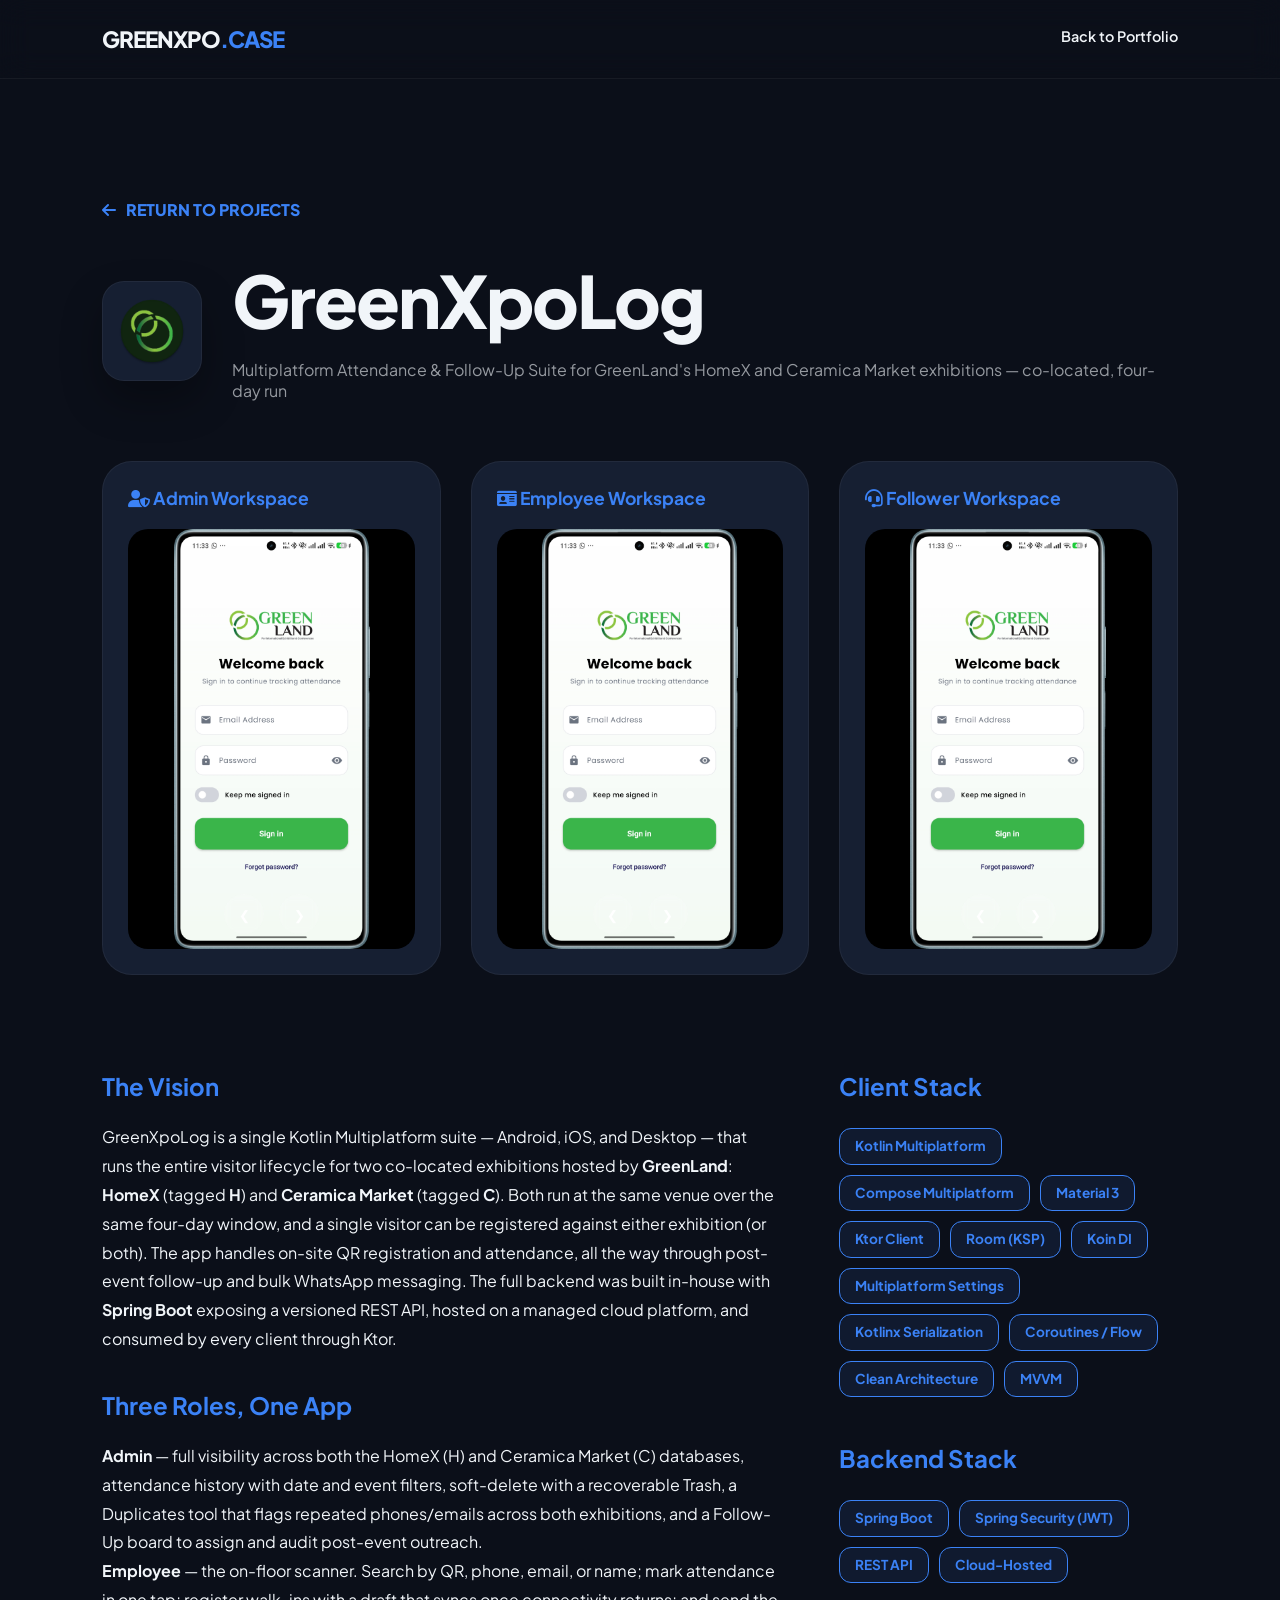
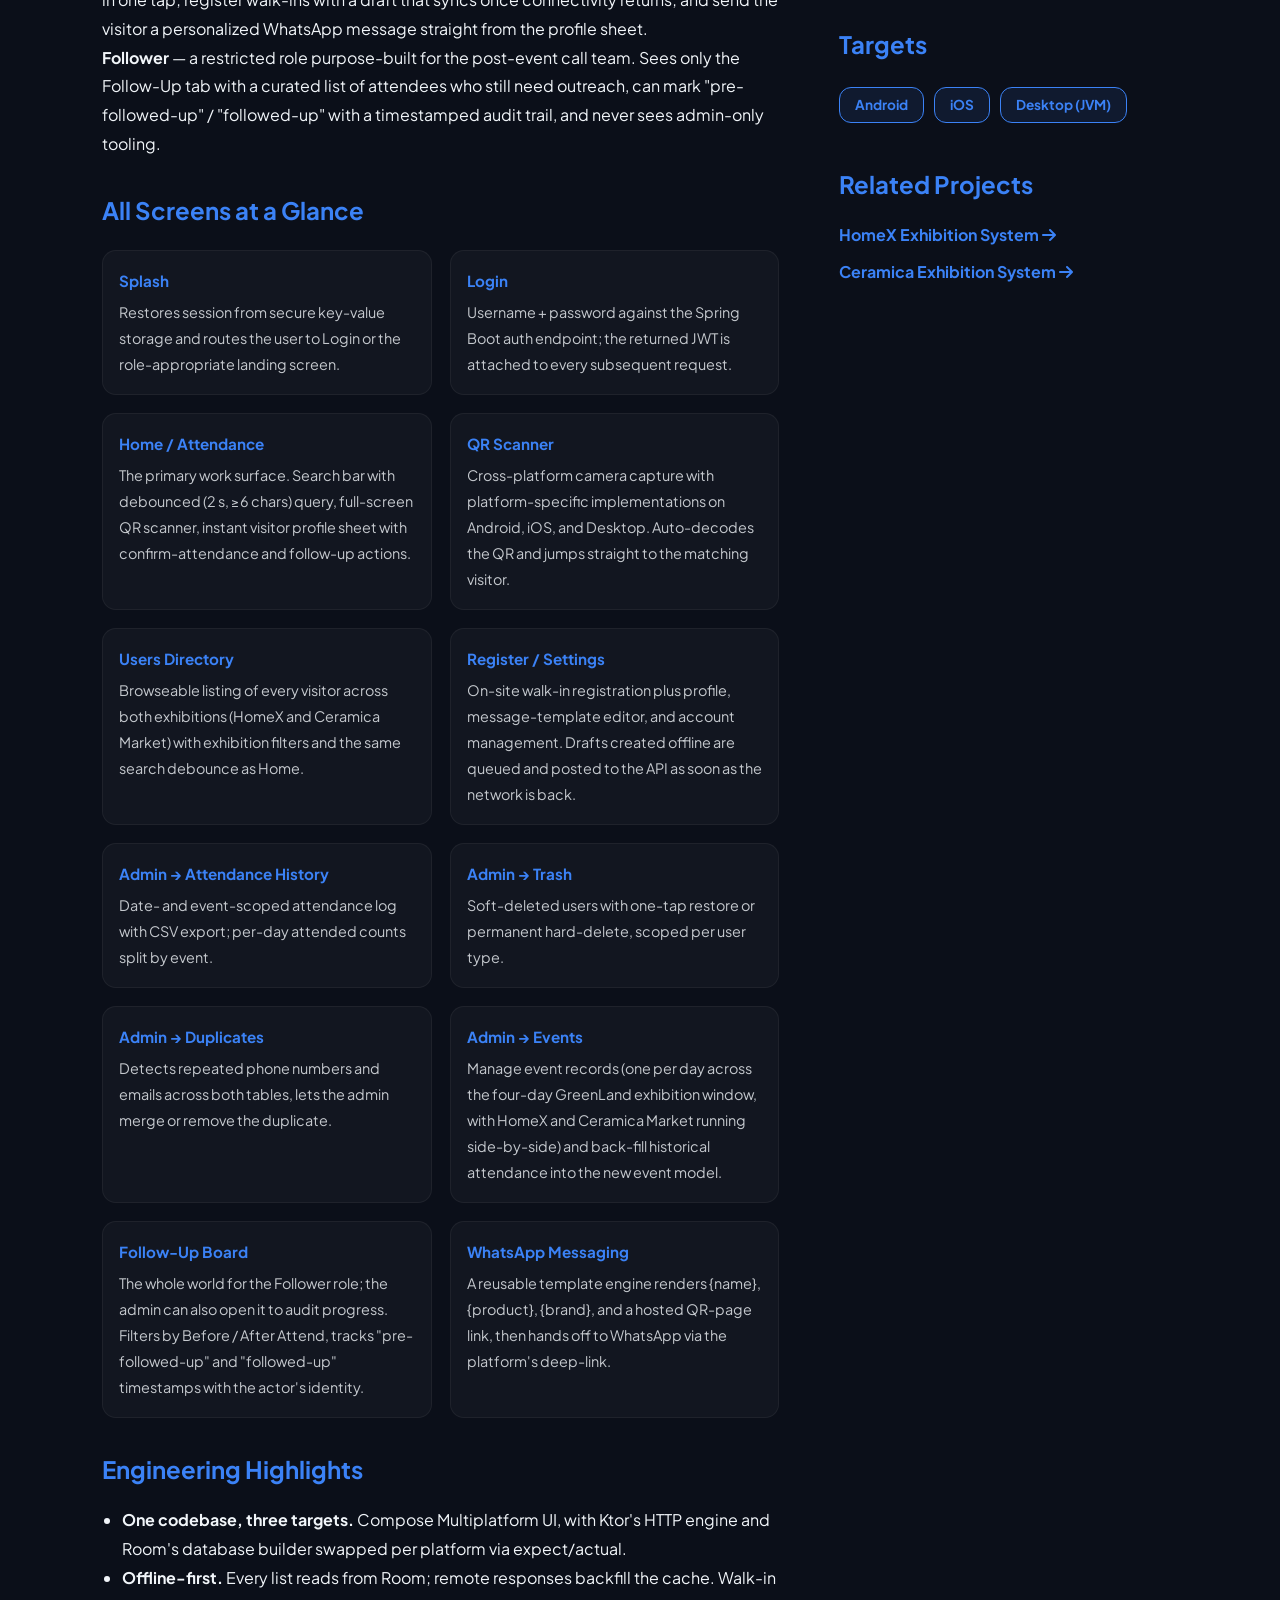
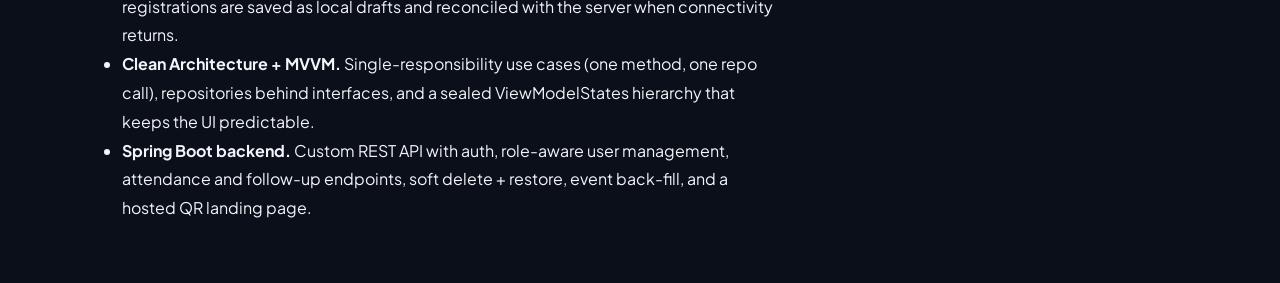
<file: greenxpologmob.html>
<!DOCTYPE html>
<html lang="en" data-theme="dark">
<head>
    <meta charset="UTF-8">
    <meta name="viewport" content="width=device-width, initial-scale=1.0">
    <title>GreenXpoLog | Details</title>
    <link rel="stylesheet" href="style.css">
    <link href="https://fonts.googleapis.com/css2?family=Plus+Jakarta+Sans:wght@300;400;600;800&display=swap" rel="stylesheet">
    <link rel="stylesheet" href="https://cdnjs.cloudflare.com/ajax/libs/font-awesome/6.0.0/css/all.min.css">
    <style>
        .details-container { padding: 120px 8% 60px; }
        .back-btn { text-decoration: none; color: var(--accent); font-weight: 800; display: flex; align-items: center; gap: 10px; margin-bottom: 40px; }
        .project-header-detail { display: flex; align-items: center; gap: 30px; margin-bottom: 60px; }
        .project-icon-large { width: 100px; height: 100px; border-radius: 22px; background: var(--card-bg); border: 1px solid var(--line); padding: 15px; box-shadow: 0 20px 40px rgba(0,0,0,0.3); }
        .showcase-grid { display: grid; grid-template-columns: 1fr 1fr 1fr; gap: 30px; margin: 60px 0; }
        .slide-box { background: var(--card-bg); border-radius: 30px; padding: 25px; border: 1px solid var(--line); }
        .slide-box h3 { margin-bottom: 20px; font-size: 1.1rem; color: var(--accent); }
        .slideshow { position: relative; height: 420px; background: #000; border-radius: 20px; overflow: hidden; }
        .slideshow img { position: absolute; width: 100%; height: 100%; object-fit: contain; opacity: 0; transition: 0.5s; }
        .slideshow img.active { opacity: 1; }
        .slide-nav { position: absolute; bottom: 15px; width: 100%; display: flex; justify-content: center; gap: 15px; z-index: 2; }
        .slide-nav button { background: rgba(255,255,255,0.15); border: none; color: white; width: 40px; height: 40px; border-radius: 50%; cursor: pointer; backdrop-filter: blur(5px); }
        .slide-empty { position: absolute; inset: 0; display: flex; align-items: center; justify-content: center; color: rgba(255,255,255,0.45); font-size: 0.9rem; text-align: center; padding: 20px; }
        .content-section { display: grid; grid-template-columns: 2fr 1fr; gap: 60px; line-height: 1.8; }
        .content-section h3 { margin: 30px 0 15px; font-size: 1.5rem; color: var(--accent); }
        .content-section ul { padding-left: 20px; }
        .tech-list { display: flex; flex-wrap: wrap; gap: 10px; margin-top: 20px; }
        .tech-list span { background: rgba(59, 130, 246, 0.1); border: 1px solid var(--accent); color: var(--accent); padding: 5px 15px; border-radius: 12px; font-weight: 700; font-size: 0.85rem; }
        .screen-grid { display: grid; grid-template-columns: 1fr 1fr; gap: 18px; margin-top: 18px; }
        .screen-grid .item { background: rgba(255,255,255,0.03); border: 1px solid var(--line); border-radius: 14px; padding: 16px; }
        .screen-grid .item h4 { margin-bottom: 6px; color: var(--accent); font-size: 0.95rem; }
        .screen-grid .item p { font-size: 0.9rem; opacity: 0.8; }
        @media (max-width: 1100px) { .showcase-grid { grid-template-columns: 1fr 1fr; } }
        @media (max-width: 760px) { .showcase-grid, .content-section, .screen-grid { grid-template-columns: 1fr; } }
    </style>
</head>
<body>

    <nav>
        <div class="logo">GREENXPO<span>.CASE</span></div>
        <div class="nav-links">
            <a href="index.html">Back to Portfolio</a>
        </div>
    </nav>

    <main class="details-container">
        <a href="index.html" class="back-btn"><i class="fas fa-arrow-left"></i> RETURN TO PROJECTS</a>

        <header class="project-header-detail">
            <img src="images/greenland-icon.png" alt="GreenXpoLog Icon" class="project-icon-large">
            <div>
                <h1>GreenXpoLog</h1>
                <p style="opacity: 0.6;">Multiplatform Attendance & Follow-Up Suite for GreenLand's HomeX and Ceramica Market exhibitions — co-located, four-day run</p>
            </div>
        </header>

        <section class="showcase-grid">
            <div class="slide-box">
                <h3><i class="fas fa-user-shield"></i> Admin Workspace</h3>
                <div class="slideshow" id="adminSlides">
                    <img src="images/greenxpolog-mob/admin/greenxpolog-mob-admin-1.png" class="active" alt="Login">
                    <img src="images/greenxpolog-mob/admin/greenxpolog-mob-admin-2.png" alt="Home / Attendance">
                    <img src="images/greenxpolog-mob/admin/greenxpolog-mob-admin-3.png" alt="Add Customer">
                    <img src="images/greenxpolog-mob/admin/greenxpolog-mob-admin-4.png" alt="Users Directory">
                    <img src="images/greenxpolog-mob/admin/greenxpolog-mob-admin-5.png" alt="Admin / History">
                    <img src="images/greenxpolog-mob/admin/greenxpolog-mob-admin-6.png" alt="Events">
                    <img src="images/greenxpolog-mob/admin/greenxpolog-mob-admin-7.png" alt="Duplicates">
                    <img src="images/greenxpolog-mob/admin/greenxpolog-mob-admin-8.png" alt="Trash">
                    <img src="images/greenxpolog-mob/admin/greenxpolog-mob-admin-9.png" alt="Follow-ups">
                    <div class="slide-nav">
                        <button onclick="moveSlide('adminSlides', -1)">❮</button>
                        <button onclick="moveSlide('adminSlides', 1)">❯</button>
                    </div>
                </div>
            </div>

            <div class="slide-box">
                <h3><i class="fas fa-id-card"></i> Employee Workspace</h3>
                <div class="slideshow" id="empSlides">
                    <img src="images/greenxpolog-mob/employee/greenxpolog-mob-emp-1.png" class="active" alt="Login">
                    <img src="images/greenxpolog-mob/employee/greenxpolog-mob-emp-2.png" alt="Home / Attendance">
                    <img src="images/greenxpolog-mob/employee/greenxpolog-mob-emp-3.png" alt="Add Customer">
                    <div class="slide-nav">
                        <button onclick="moveSlide('empSlides', -1)">❮</button>
                        <button onclick="moveSlide('empSlides', 1)">❯</button>
                    </div>
                </div>
            </div>

            <div class="slide-box">
                <h3><i class="fas fa-headset"></i> Follower Workspace</h3>
                <div class="slideshow" id="folSlides">
                    <img src="images/greenxpolog-mob/follower/greenxpolog-mob-fol-1.png" class="active" alt="Login">
                    <img src="images/greenxpolog-mob/follower/greenxpolog-mob-fol-2.png" alt="Follow-ups · Before attend">
                    <img src="images/greenxpolog-mob/follower/greenxpolog-mob-fol-3.png" alt="Follow-ups · After attend">
                    <img src="images/greenxpolog-mob/follower/greenxpolog-mob-fol-4.png" alt="Template Editor">
                    <div class="slide-nav">
                        <button onclick="moveSlide('folSlides', -1)">❮</button>
                        <button onclick="moveSlide('folSlides', 1)">❯</button>
                    </div>
                </div>
            </div>
        </section>

        <section class="content-section">
            <div class="info-left">
                <h3>The Vision</h3>
                <p>GreenXpoLog is a single Kotlin Multiplatform suite — Android, iOS, and Desktop — that runs the entire visitor lifecycle for two co-located exhibitions hosted by <strong>GreenLand</strong>: <strong>HomeX</strong> (tagged <strong>H</strong>) and <strong>Ceramica Market</strong> (tagged <strong>C</strong>). Both run at the same venue over the same four-day window, and a single visitor can be registered against either exhibition (or both). The app handles on-site QR registration and attendance, all the way through post-event follow-up and bulk WhatsApp messaging. The full backend was built in-house with <strong>Spring Boot</strong> exposing a versioned REST API, hosted on a managed cloud platform, and consumed by every client through Ktor.</p>

                <h3>Three Roles, One App</h3>
                <p><strong>Admin</strong> — full visibility across both the HomeX (H) and Ceramica Market (C) databases, attendance history with date and event filters, soft-delete with a recoverable Trash, a Duplicates tool that flags repeated phones/emails across both exhibitions, and a Follow-Up board to assign and audit post-event outreach.</p>
                <p><strong>Employee</strong> — the on-floor scanner. Search by QR, phone, email, or name; mark attendance in one tap; register walk-ins with a draft that syncs once connectivity returns; and send the visitor a personalized WhatsApp message straight from the profile sheet.</p>
                <p><strong>Follower</strong> — a restricted role purpose-built for the post-event call team. Sees only the Follow-Up tab with a curated list of attendees who still need outreach, can mark "pre-followed-up" / "followed-up" with a timestamped audit trail, and never sees admin-only tooling.</p>

                <h3>All Screens at a Glance</h3>
                <div class="screen-grid">
                    <div class="item">
                        <h4>Splash</h4>
                        <p>Restores session from secure key-value storage and routes the user to Login or the role-appropriate landing screen.</p>
                    </div>
                    <div class="item">
                        <h4>Login</h4>
                        <p>Username + password against the Spring Boot auth endpoint; the returned JWT is attached to every subsequent request.</p>
                    </div>
                    <div class="item">
                        <h4>Home / Attendance</h4>
                        <p>The primary work surface. Search bar with debounced (2&nbsp;s, ≥6 chars) query, full-screen QR scanner, instant visitor profile sheet with confirm-attendance and follow-up actions.</p>
                    </div>
                    <div class="item">
                        <h4>QR Scanner</h4>
                        <p>Cross-platform camera capture with platform-specific implementations on Android, iOS, and Desktop. Auto-decodes the QR and jumps straight to the matching visitor.</p>
                    </div>
                    <div class="item">
                        <h4>Users Directory</h4>
                        <p>Browseable listing of every visitor across both exhibitions (HomeX and Ceramica Market) with exhibition filters and the same search debounce as Home.</p>
                    </div>
                    <div class="item">
                        <h4>Register / Settings</h4>
                        <p>On-site walk-in registration plus profile, message-template editor, and account management. Drafts created offline are queued and posted to the API as soon as the network is back.</p>
                    </div>
                    <div class="item">
                        <h4>Admin → Attendance History</h4>
                        <p>Date- and event-scoped attendance log with CSV export; per-day attended counts split by event.</p>
                    </div>
                    <div class="item">
                        <h4>Admin → Trash</h4>
                        <p>Soft-deleted users with one-tap restore or permanent hard-delete, scoped per user type.</p>
                    </div>
                    <div class="item">
                        <h4>Admin → Duplicates</h4>
                        <p>Detects repeated phone numbers and emails across both tables, lets the admin merge or remove the duplicate.</p>
                    </div>
                    <div class="item">
                        <h4>Admin → Events</h4>
                        <p>Manage event records (one per day across the four-day GreenLand exhibition window, with HomeX and Ceramica Market running side-by-side) and back-fill historical attendance into the new event model.</p>
                    </div>
                    <div class="item">
                        <h4>Follow-Up Board</h4>
                        <p>The whole world for the Follower role; the admin can also open it to audit progress. Filters by Before / After Attend, tracks "pre-followed-up" and "followed-up" timestamps with the actor's identity.</p>
                    </div>
                    <div class="item">
                        <h4>WhatsApp Messaging</h4>
                        <p>A reusable template engine renders {name}, {product}, {brand}, and a hosted QR-page link, then hands off to WhatsApp via the platform's deep-link.</p>
                    </div>
                </div>

                <h3>Engineering Highlights</h3>
                <ul>
                    <li><strong>One codebase, three targets.</strong> Compose Multiplatform UI, with Ktor's HTTP engine and Room's database builder swapped per platform via <code>expect</code>/<code>actual</code>.</li>
                    <li><strong>Offline-first.</strong> Every list reads from Room; remote responses backfill the cache. Walk-in registrations are saved as local drafts and reconciled with the server when connectivity returns.</li>
                    <li><strong>Clean Architecture + MVVM.</strong> Single-responsibility use cases (one method, one repo call), repositories behind interfaces, and a sealed <code>ViewModelStates</code> hierarchy that keeps the UI predictable.</li>
                    <li><strong>Spring Boot backend.</strong> Custom REST API with auth, role-aware user management, attendance and follow-up endpoints, soft delete + restore, event back-fill, and a hosted QR landing page.</li>
                </ul>
            </div>

            <div class="info-right">
                <h3>Client Stack</h3>
                <div class="tech-list">
                    <span>Kotlin Multiplatform</span>
                    <span>Compose Multiplatform</span>
                    <span>Material 3</span>
                    <span>Ktor Client</span>
                    <span>Room (KSP)</span>
                    <span>Koin DI</span>
                    <span>Multiplatform Settings</span>
                    <span>Kotlinx Serialization</span>
                    <span>Coroutines / Flow</span>
                    <span>Clean Architecture</span>
                    <span>MVVM</span>
                </div>

                <h3 style="margin-top: 40px;">Backend Stack</h3>
                <div class="tech-list">
                    <span>Spring Boot</span>
                    <span>Spring Security (JWT)</span>
                    <span>REST API</span>
                    <span>Cloud-Hosted</span>
                </div>

                <h3 style="margin-top: 40px;">Targets</h3>
                <div class="tech-list">
                    <span>Android</span>
                    <span>iOS</span>
                    <span>Desktop (JVM)</span>
                </div>

                <h3 style="margin-top: 40px;">Related Projects</h3>
                <a href="homexmob.html" style="display:block; color: var(--accent); text-decoration: none; font-weight: 700; margin-bottom: 8px;">
                    HomeX Exhibition System <i class="fas fa-arrow-right"></i>
                </a>
                <a href="ceramicamob.html" style="display:block; color: var(--accent); text-decoration: none; font-weight: 700;">
                    Ceramica Exhibition System <i class="fas fa-arrow-right"></i>
                </a>
            </div>
        </section>
    </main>

    <script>
        function moveSlide(containerId, direction) {
            const container = document.getElementById(containerId);
            const slides = container.querySelectorAll('img');
            if (slides.length === 0) return;
            let activeIdx = Array.from(slides).findIndex(img => img.classList.contains('active'));
            if (activeIdx < 0) activeIdx = 0;
            slides[activeIdx].classList.remove('active');
            let nextIdx = (activeIdx + direction + slides.length) % slides.length;
            slides[nextIdx].classList.add('active');
        }
        document.documentElement.setAttribute('data-theme', localStorage.getItem('theme') || 'dark');
    </script>
</body>
</html>
</file>
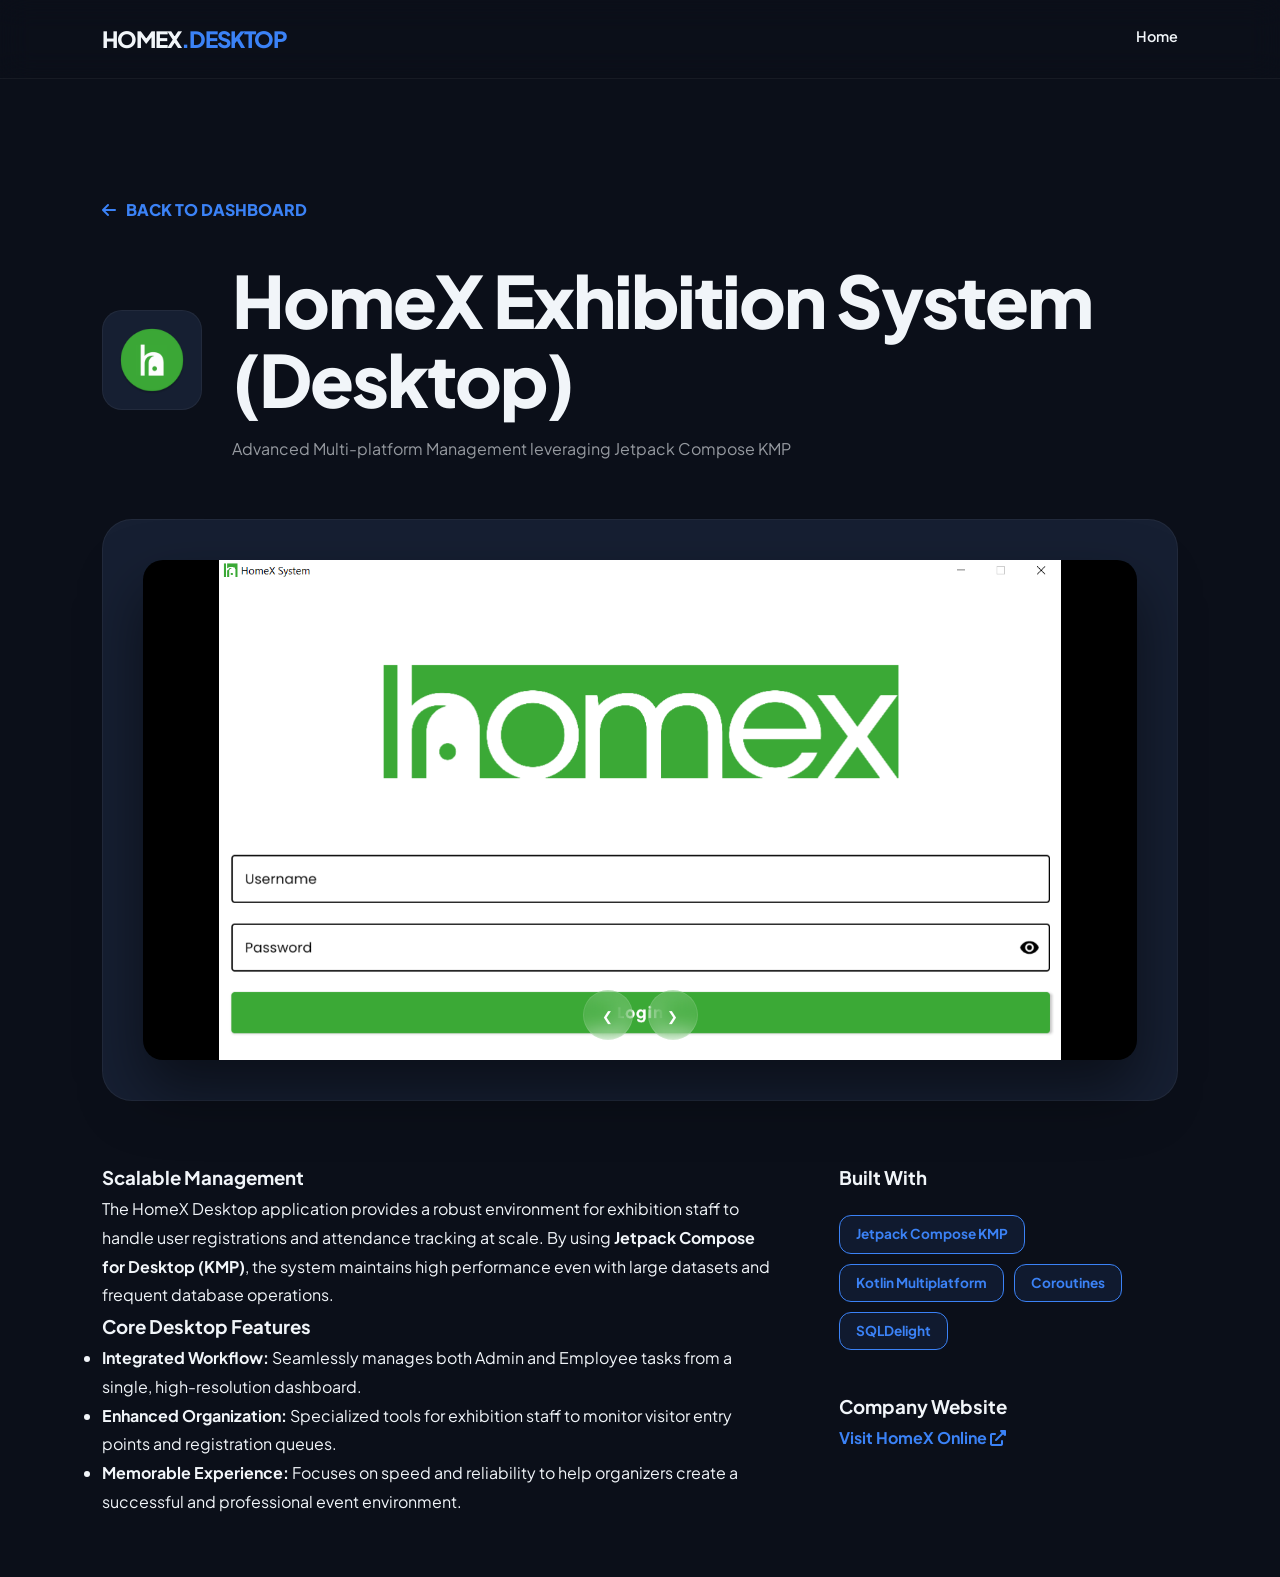
<file: homexdesktop.html>
<!DOCTYPE html>
<html lang="en" data-theme="dark">
<head>
    <meta charset="UTF-8">
    <meta name="viewport" content="width=device-width, initial-scale=1.0">
    <title>HomeX Desktop | Case Study</title>
    <link rel="stylesheet" href="style.css">
    <link href="https://fonts.googleapis.com/css2?family=Plus+Jakarta+Sans:wght@300;400;600;800&display=swap" rel="stylesheet">
    <link rel="stylesheet" href="https://cdnjs.cloudflare.com/ajax/libs/font-awesome/6.0.0/css/all.min.css">
    <style>
        .details-container { padding: 120px 8% 60px; }
        .back-btn { text-decoration: none; color: var(--accent); font-weight: 800; display: flex; align-items: center; gap: 10px; margin-bottom: 40px; }
        .project-header-detail { display: flex; align-items: center; gap: 30px; margin-bottom: 60px; }
        .project-icon-large { width: 100px; height: 100px; border-radius: 20px; background: var(--card-bg); border: 1px solid var(--line); padding: 15px; }
        
        .desktop-showcase { background: var(--card-bg); border-radius: 30px; padding: 40px; border: 1px solid var(--line); margin-bottom: 60px; }
        .slideshow { position: relative; height: 500px; background: #000; border-radius: 20px; overflow: hidden; box-shadow: 0 30px 60px rgba(0,0,0,0.5); }
        .slideshow img { position: absolute; width: 100%; height: 100%; object-fit: contain; opacity: 0; transition: 0.6s ease; }
        .slideshow img.active { opacity: 1; }
        
        .slide-nav { position: absolute; bottom: 20px; width: 100%; display: flex; justify-content: center; gap: 15px; }
        .slide-nav button { background: rgba(255,255,255,0.1); border: 1px solid rgba(255,255,255,0.1); color: white; width: 50px; height: 50px; border-radius: 50%; cursor: pointer; backdrop-filter: blur(10px); transition: 0.3s; }
        .slide-nav button:hover { background: var(--accent); border-color: var(--accent); }

        .content-section { display: grid; grid-template-columns: 2fr 1fr; gap: 60px; line-height: 1.8; }
        .tech-list { display: flex; flex-wrap: wrap; gap: 10px; margin-top: 20px; }
        .tech-list span { background: rgba(59, 130, 246, 0.1); border: 1px solid var(--accent); color: var(--accent); padding: 6px 16px; border-radius: 12px; font-weight: 700; font-size: 0.85rem; }
        @media (max-width: 992px) { .content-section { grid-template-columns: 1fr; } .slideshow { height: 300px; } }
    </style>
</head>
<body>

    <nav>
        <div class="logo">HOMEX<span>.DESKTOP</span></div>
        <div class="nav-links"><a href="index.html">Home</a></div>
    </nav>

    <main class="details-container">
        <a href="index.html" class="back-btn"><i class="fas fa-arrow-left"></i> BACK TO DASHBOARD</a>

        <header class="project-header-detail">
            <img src="images/homex-icon.png" alt="HomeX" class="project-icon-large">
            <div>
                <h1>HomeX Exhibition System (Desktop)</h1>
                <p style="opacity: 0.6;">Advanced Multi-platform Management leveraging Jetpack Compose KMP</p>
            </div>
        </header>

        <section class="desktop-showcase">
            <div class="slideshow" id="homeDeskShow">
                <img src="images/homex-desktop/homex-desktop-1.png" class="active">
                <img src="images/homex-desktop/homex-desktop-2.png">
                <img src="images/homex-desktop/homex-desktop-3.png">
                <div class="slide-nav">
                    <button onclick="moveSlide('homeDeskShow', -1)">❮</button>
                    <button onclick="moveSlide('homeDeskShow', 1)">❯</button>
                </div>
            </div>
        </section>

        <section class="content-section">
            <div class="info-left">
                <h3>Scalable Management</h3>
                <p>The HomeX Desktop application provides a robust environment for exhibition staff to handle user registrations and attendance tracking at scale. By using <strong>Jetpack Compose for Desktop (KMP)</strong>, the system maintains high performance even with large datasets and frequent database operations.</p>
                
                <h3>Core Desktop Features</h3>
                <ul>
                    <li><strong>Integrated Workflow:</strong> Seamlessly manages both Admin and Employee tasks from a single, high-resolution dashboard.</li>
                    <li><strong>Enhanced Organization:</strong> Specialized tools for exhibition staff to monitor visitor entry points and registration queues.</li>
                    <li><strong>Memorable Experience:</strong> Focuses on speed and reliability to help organizers create a successful and professional event environment.</li>
                </ul>
            </div>

            <div class="info-right">
                <h3>Built With</h3>
                <div class="tech-list">
                    <span>Jetpack Compose KMP</span>
                    <span>Kotlin Multiplatform</span>
                    <span>Coroutines</span>
                    <span>SQLDelight</span>
                </div>
                
                <h3 style="margin-top: 40px;">Company Website</h3>
                <a href="https://homex-egy.com/" target="_blank" style="color: var(--accent); text-decoration: none; font-weight: 700;">
                    Visit HomeX Online <i class="fas fa-external-link-alt"></i>
                </a>
            </div>
        </section>
    </main>

    <script>
        function moveSlide(id, dir) {
            const container = document.getElementById(id);
            const slides = container.querySelectorAll('img');
            let activeIdx = Array.from(slides).findIndex(img => img.classList.contains('active'));
            slides[activeIdx].classList.remove('active');
            let nextIdx = (activeIdx + dir + slides.length) % slides.length;
            slides[nextIdx].classList.add('active');
        }
        document.documentElement.setAttribute('data-theme', localStorage.getItem('theme') || 'dark');
    </script>
</body>
</html>
</file>
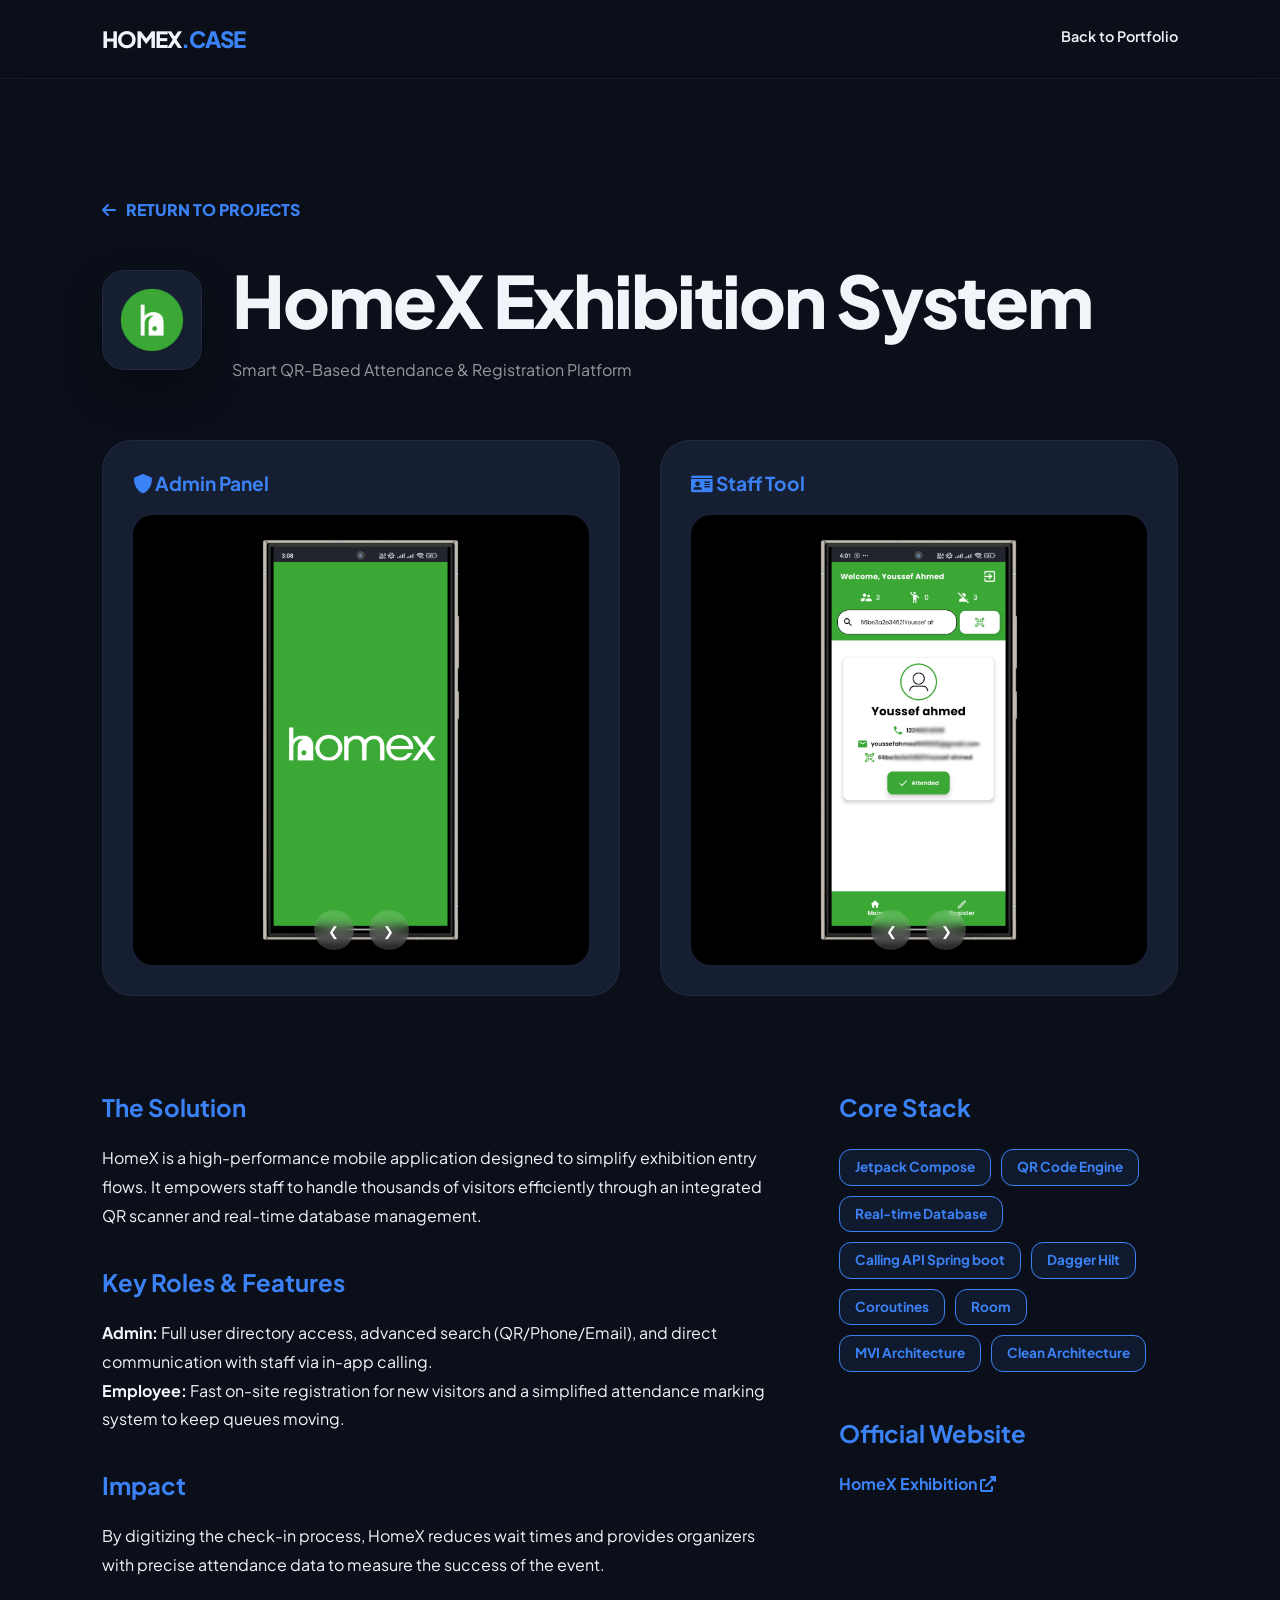
<file: homexmob.html>
<!DOCTYPE html>
<html lang="en" data-theme="dark">
<head>
    <meta charset="UTF-8">
    <meta name="viewport" content="width=device-width, initial-scale=1.0">
    <title>HomeX System | Details</title>
    <link rel="stylesheet" href="style.css">
    <link href="https://fonts.googleapis.com/css2?family=Plus+Jakarta+Sans:wght@300;400;600;800&display=swap" rel="stylesheet">
    <link rel="stylesheet" href="https://cdnjs.cloudflare.com/ajax/libs/font-awesome/6.0.0/css/all.min.css">
    <style>
        .details-container { padding: 120px 8% 60px; }
        .back-btn { text-decoration: none; color: var(--accent); font-weight: 800; display: flex; align-items: center; gap: 10px; margin-bottom: 40px; }
        .project-header-detail { display: flex; align-items: center; gap: 30px; margin-bottom: 60px; }
        .project-icon-large { width: 100px; height: 100px; border-radius: 22px; background: var(--card-bg); border: 1px solid var(--line); padding: 15px; box-shadow: 0 20px 40px rgba(0,0,0,0.3); }
        .showcase-grid { display: grid; grid-template-columns: 1fr 1fr; gap: 40px; margin: 60px 0; }
        .slide-box { background: var(--card-bg); border-radius: 30px; padding: 30px; border: 1px solid var(--line); }
        .slide-box h3 { margin-bottom: 20px; font-size: 1.2rem; color: var(--accent); }
        .slideshow { position: relative; height: 450px; background: #000; border-radius: 20px; overflow: hidden; }
        .slideshow img { position: absolute; width: 100%; height: 100%; object-fit: contain; opacity: 0; transition: 0.5s; }
        .slideshow img.active { opacity: 1; }
        .slide-nav { position: absolute; bottom: 15px; width: 100%; display: flex; justify-content: center; gap: 15px; }
        .slide-nav button { background: rgba(255,255,255,0.15); border: none; color: white; width: 40px; height: 40px; border-radius: 50%; cursor: pointer; backdrop-filter: blur(5px); }
        .content-section { display: grid; grid-template-columns: 2fr 1fr; gap: 60px; line-height: 1.8; }
        .content-section h3 { margin: 30px 0 15px; font-size: 1.5rem; color: var(--accent); }
        .tech-list { display: flex; flex-wrap: wrap; gap: 10px; margin-top: 20px; }
        .tech-list span { background: rgba(59, 130, 246, 0.1); border: 1px solid var(--accent); color: var(--accent); padding: 5px 15px; border-radius: 12px; font-weight: 700; font-size: 0.85rem; }
        @media (max-width: 992px) { .showcase-grid, .content-section { grid-template-columns: 1fr; } }
    </style>
</head>
<body>

    <nav>
        <div class="logo">HOMEX<span>.CASE</span></div>
        <div class="nav-links">
            <a href="index.html">Back to Portfolio</a>
        </div>
    </nav>

    <main class="details-container">
        <a href="index.html" class="back-btn"><i class="fas fa-arrow-left"></i> RETURN TO PROJECTS</a>

        <header class="project-header-detail">
            <img src="images/homex-icon.png" alt="HomeX Icon" class="project-icon-large">
            <div>
                <h1>HomeX Exhibition System</h1>
                <p style="opacity: 0.6;">Smart QR-Based Attendance & Registration Platform</p>
            </div>
        </header>

        <section class="showcase-grid">
            <div class="slide-box">
                <h3><i class="fas fa-shield-alt"></i> Admin Panel</h3>
                <div class="slideshow" id="homeAdmin">
                    <img src="images/homex-mob/admin/homex-mob-admin-1.png" class="active" alt="Admin 1">
                    <img src="images/homex-mob/admin/homex-mob-admin-2.png" alt="Admin 2">
                     <img src="images/homex-mob/admin/homex-mob-admin-3.png" alt="Admin 3">
                      <img src="images/homex-mob/admin/homex-mob-admin-4.png" alt="Admin 4">
                       <img src="images/homex-mob/admin/homex-mob-admin-5.png" alt="Admin 5">
                        <img src="images/homex-mob/admin/homex-mob-admin-6.png" alt="Admin 6">
                         <img src="images/homex-mob/admin/homex-mob-admin-7.png" alt="Admin 7">
                    <div class="slide-nav">
                        <button onclick="moveSlide('homeAdmin', -1)">❮</button>
                        <button onclick="moveSlide('homeAdmin', 1)">❯</button>
                    </div>
                </div>
            </div>

            <div class="slide-box">
                <h3><i class="fas fa-id-card"></i> Staff Tool</h3>
                <div class="slideshow" id="homeEmp">
                    <img src="images/homex-mob/employee/homex-mob-emp-1.png" class="active"  alt="employee 1">
                     <img src="images/homex-mob/employee/homex-mob-emp-2.png" alt="employee 2">
                    <div class="slide-nav">
                        <button onclick="moveSlide('homeEmp', -1)">❮</button>
                        <button onclick="moveSlide('homeEmp', 1)">❯</button>
                    </div>
                </div>
            </div>
        </section>

        <section class="content-section">
            <div class="info-left">
                <h3>The Solution</h3>
                <p>HomeX is a high-performance mobile application designed to simplify exhibition entry flows. It empowers staff to handle thousands of visitors efficiently through an integrated QR scanner and real-time database management.</p>
                
                <h3>Key Roles & Features</h3>
                <p><strong>Admin:</strong> Full user directory access, advanced search (QR/Phone/Email), and direct communication with staff via in-app calling.</p>
                <p><strong>Employee:</strong> Fast on-site registration for new visitors and a simplified attendance marking system to keep queues moving.</p>
                
                <h3>Impact</h3>
                <p>By digitizing the check-in process, HomeX reduces wait times and provides organizers with precise attendance data to measure the success of the event.</p>
            </div>

            <div class="info-right">
                <h3>Core Stack</h3>
                <div class="tech-list">
                    <span>Jetpack Compose</span>
                    <span>QR Code Engine</span>
                    <span>Real-time Database</span>
                    <span>Calling API Spring boot</span>
                    <span>Dagger Hilt</span>
                    <span>Coroutines</span>
                    <span>Room</span>
                    <span>MVI Architecture</span>
                    <span>Clean Architecture</span>
                </div>
                
                <h3 style="margin-top: 40px;">Official Website</h3>
                <a href="https://homex-egy.com/" target="_blank" style="color: var(--accent); text-decoration: none; font-weight: 700;">
                    HomeX Exhibition <i class="fas fa-external-link-alt"></i>
                </a>
            </div>
        </section>
    </main>

    <script>
        function moveSlide(containerId, direction) {
            const container = document.getElementById(containerId);
            const slides = container.querySelectorAll('img');
            let activeIdx = Array.from(slides).findIndex(img => img.classList.contains('active'));
            slides[activeIdx].classList.remove('active');
            let nextIdx = (activeIdx + direction + slides.length) % slides.length;
            slides[nextIdx].classList.add('active');
        }
        document.documentElement.setAttribute('data-theme', localStorage.getItem('theme') || 'dark');
    </script>
</body>
</html>
</file>
<file: style.css>
/* متغيرات الألوان */
:root[data-theme="light"] {
    --bg: #f8fafc; --text: #1a1a1a; --accent: #2563eb; --card-bg: #ffffff; --pill-bg: #f1f5f9; --line: rgba(0,0,0,0.06);
}
:root[data-theme="dark"] {
    --bg: #0b0f19; --text: #f1f5f9; --accent: #3b82f6; --card-bg: #161f32; --pill-bg: #1e293b; --line: rgba(255,255,255,0.05);
}
:root[data-theme="cinema"] {
    --bg: #050505; --text: #e2e2e2; --accent: #d4af37; --card-bg: #0f0f0f; --pill-bg: #1a1a1a; --line: rgba(212,175,55,0.1);
}

* { margin: 0; padding: 0; box-sizing: border-box; font-family: 'Plus Jakarta Sans', sans-serif; }
body { background: var(--bg); color: var(--text); transition: 0.5s ease; overflow-x: hidden; }

/* التنقل (Nav) */
nav { display: flex; justify-content: space-between; padding: 25px 8%; position: sticky; top: 0; background: rgba(var(--bg), 0.8); backdrop-filter: blur(15px); z-index: 999; border-bottom: 1px solid var(--line); }
.logo { font-weight: 800; font-size: 1.4rem; text-transform: uppercase; letter-spacing: -1px; }
.logo span { color: var(--accent); }
.nav-links a { text-decoration: none; color: var(--text); margin-left: 25px; font-weight: 600; font-size: 0.9rem; transition: 0.3s; }
.nav-links a:hover { color: var(--accent); }

/* الهيرو (Hero) */
.hero { min-height: 80vh; display: flex; align-items: center; justify-content: center; text-align: center; padding: 60px 20px; }
.profile-glow { width: 160px; height: 160px; border-radius: 50%; margin: 0 auto 30px; padding: 5px; background: linear-gradient(45deg, var(--accent), transparent); position: relative; }
.profile-glow::after { content: ''; position: absolute; top: 0; left: 0; width: 100%; height: 100%; border-radius: 50%; background: var(--accent); filter: blur(35px); opacity: 0.2; z-index: -1; }
.profile-img { width: 100%; height: 100%; border-radius: 50%; object-fit: cover; border: 4px solid var(--bg); background: #111; }

h1 { font-size: clamp(2.5rem, 8vw, 4.5rem); font-weight: 800; line-height: 1.1; margin-bottom: 20px; letter-spacing: -2px; }
.highlight { color: var(--accent); }
.hero-desc { font-size: 1.2rem; opacity: 0.7; max-width: 650px; margin: 0 auto 30px; }
.tech-tags { display: flex; justify-content: center; gap: 12px; flex-wrap: wrap; }
.tech-tags span { background: var(--card-bg); border: 1px solid var(--accent); color: var(--accent); padding: 6px 18px; border-radius: 20px; font-size: 0.8rem; font-weight: 700; }

/* المشاريع (Projects) */
.container { padding: 100px 8%; }
.section-title { font-size: clamp(2rem, 5vw, 3rem); margin-bottom: 80px; font-weight: 800; text-align: center; }

.project-group { margin-bottom: 100px; }
.group-header { display: flex; align-items: center; gap: 20px; margin-bottom: 40px; padding-bottom: 20px; border-bottom: 1px solid var(--line); }
.group-icon { width: 55px; height: 55px; flex-shrink: 0; border: 1px solid var(--accent); color: var(--accent); border-radius: 15px; display: flex; align-items: center; justify-content: center; font-size: 1.4rem; background: rgba(59, 130, 246, 0.05); }
.group-label { font-size: 1.3rem; font-weight: 800; }
.group-info p { font-size: 0.9rem; opacity: 0.5; margin-top: 2px; }

.project-grid { display: grid; grid-template-columns: repeat(auto-fit, minmax(min(100%, 320px), 1fr)); gap: 30px; }
.project-card { 
    background: var(--card-bg); padding: 45px; border-radius: 30px; text-decoration: none; color: inherit;
    border: 1px solid var(--line); transition: 0.4s cubic-bezier(0.175, 0.885, 0.32, 1.275);
    display: flex; flex-direction: column; justify-content: space-between; min-height: 280px;
}
.card-tag { font-size: 0.7rem; font-weight: 800; color: var(--accent); text-transform: uppercase; letter-spacing: 1px; margin-bottom: 15px; }
.project-card h4 { font-size: 1.8rem; margin-bottom: 15px; font-weight: 800; letter-spacing: -1px; }
.project-card p { opacity: 0.6; line-height: 1.7; margin-bottom: 25px; }
.card-footer { display: flex; align-items: center; gap: 10px; font-weight: 700; color: var(--accent); font-size: 0.9rem; }

/* تأثيرات الماوس للمشاريع */
.project-card:hover { transform: translateY(-12px); border-color: var(--accent); box-shadow: 0 20px 40px rgba(0,0,0,0.3); }

/* التواصل (Contact Modern Box) */
.contact-modern { padding: 120px 8%; position: relative; display: flex; justify-content: center; }
.contact-blur-bg { position: absolute; width: 400px; height: 400px; background: var(--accent); filter: blur(150px); opacity: 0.12; z-index: 0; }
.contact-box { 
    background: var(--card-bg); width: 100%; max-width: 1100px; padding: 60px; border-radius: 40px; 
    display: grid; grid-template-columns: 1fr 1fr; gap: 60px; border: 1px solid var(--line); z-index: 1; box-shadow: 0 40px 100px rgba(0,0,0,0.3);
}
.contact-left h2 { font-size: clamp(2rem, 5vw, 3rem); font-weight: 800; line-height: 1.1; margin: 20px 0; }
.contact-left h2 span { color: var(--accent); }
.badge { background: rgba(37, 211, 102, 0.1); color: #25d366; padding: 6px 15px; border-radius: 50px; font-size: 0.8rem; font-weight: 700; text-transform: uppercase; }
.contact-right { display: flex; flex-direction: column; gap: 15px; }

.contact-pill { 
    background: var(--pill-bg); padding: 20px 25px; border-radius: 20px; display: flex; align-items: center; gap: 20px; text-decoration: none; color: inherit; transition: 0.3s; border: 1px solid transparent; 
}
.contact-pill:hover { transform: translateX(10px); border-color: var(--accent); background: var(--bg); }
.pill-icon { width: 50px; height: 50px; flex-shrink: 0; background: var(--accent); color: white; border-radius: 15px; display: flex; align-items: center; justify-content: center; font-size: 1.4rem; }
.contact-pill.wa .pill-icon { background: #25d366; }
.pill-text span { display: block; font-size: 0.75rem; opacity: 0.5; text-transform: uppercase; font-weight: 800; }
.pill-text strong { font-size: 1rem; font-weight: 700; word-break: break-all; }

/* التحكم في الأزرار */
.theme-control { position: fixed; bottom: 30px; right: 30px; background: var(--card-bg); padding: 8px; border-radius: 50px; border: 1px solid var(--line); z-index: 1000; }
.theme-btn { width: 40px; height: 40px; border-radius: 50%; border: none; cursor: pointer; background: transparent; font-size: 1.1rem; color: var(--text); }
.theme-btn.active { background: var(--accent); color: white; }

footer { padding: 60px; text-align: center; opacity: 0.3; font-size: 0.8rem; letter-spacing: 1px; }

/* منع انضغاط أيقونة صفحة التفاصيل داخل الـ flex (تظهر بيضاوية على الجوال) */
.project-icon-large { flex-shrink: 0; }

/* موبايل (Mobile Responsive) */
@media (max-width: 992px) {
    .contact-box { grid-template-columns: 1fr; padding: 40px; gap: 40px; }
    .nav-links { display: none; }
    .hero { padding-top: 100px; }
}

/* الهواتف (Phones) — تصغير المقاسات المخصصة للديسكتوب */
@media (max-width: 600px) {
    nav { padding: 18px 6%; }

    /* تقليل الفراغات الكبيرة */
    .container { padding: 60px 6%; }
    .section-title { margin-bottom: 45px; }
    .project-group { margin-bottom: 60px; }
    .group-header { gap: 14px; margin-bottom: 28px; padding-bottom: 16px; }
    .group-icon { width: 46px; height: 46px; font-size: 1.15rem; border-radius: 12px; }
    .group-label { font-size: 1.1rem; }

    /* كروت المشاريع: حشو أقل وحجم خط أنسب للجوال */
    .project-card { padding: 26px; min-height: auto; border-radius: 22px; }
    .project-card h4 { font-size: 1.45rem; letter-spacing: -0.5px; }
    .project-card p { margin-bottom: 18px; }

    /* الهيرو */
    .hero { min-height: auto; padding: 40px 20px 20px; }
    .profile-glow { width: 120px; height: 120px; margin-bottom: 24px; }
    .hero-desc { font-size: 1.02rem; }

    /* التواصل */
    .contact-blur-bg { width: 260px; height: 260px; }
    .contact-box { padding: 26px; border-radius: 26px; gap: 28px; }
    .contact-pill { padding: 16px; gap: 14px; }
    .pill-icon { width: 44px; height: 44px; font-size: 1.2rem; }
    .pill-text strong { font-size: 0.9rem; overflow-wrap: anywhere; word-break: normal; }
    footer { padding: 40px 20px; }

    /* صفحات تفاصيل المشاريع: ترويسة عمودية + عنوان أصغر بدل مقاس الديسكتوب */
    .details-container { padding: 90px 6% 40px; }
    .details-container .project-header-detail { flex-direction: column; align-items: stretch; gap: 16px; margin-bottom: 40px; }
    .details-container .project-header-detail h1 { font-size: clamp(1.7rem, 7vw, 2.4rem); letter-spacing: -1px; }
    .details-container .project-icon-large { width: 68px; height: 68px; padding: 12px; }
}
</file>
